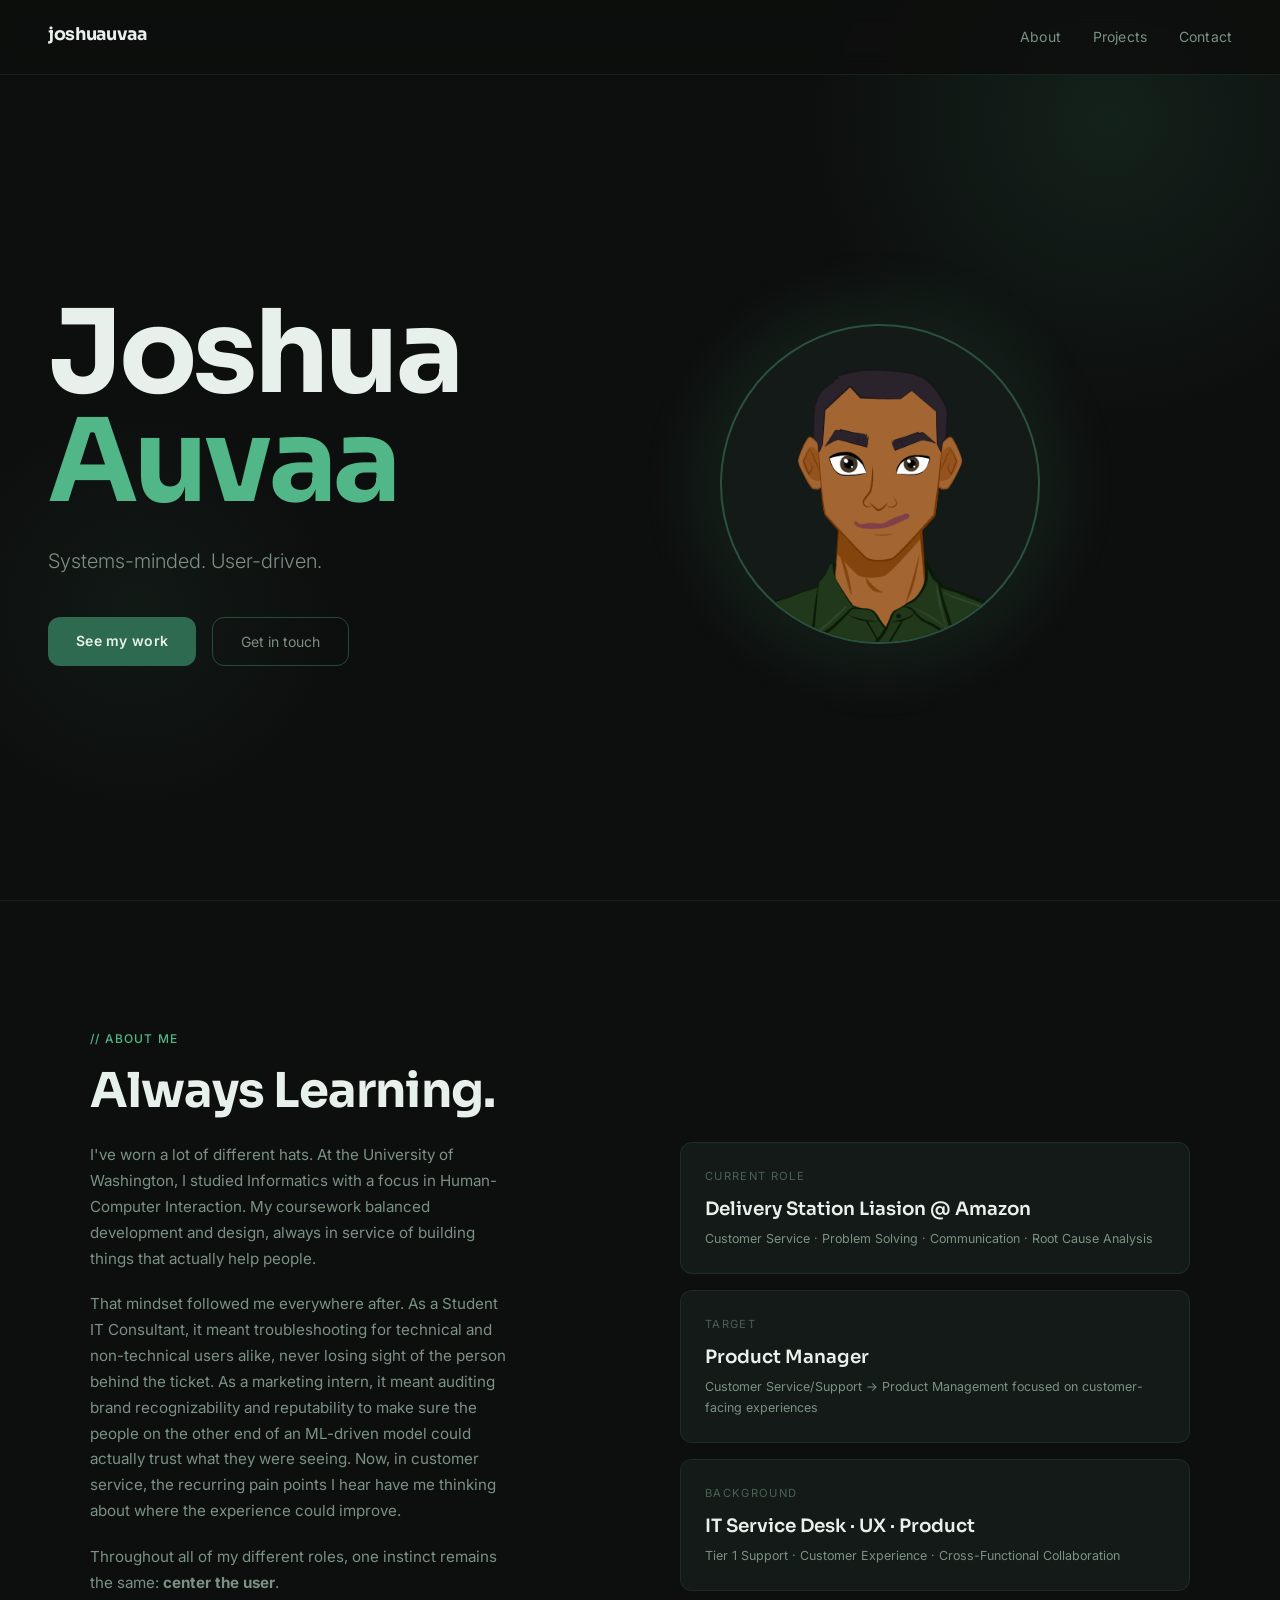
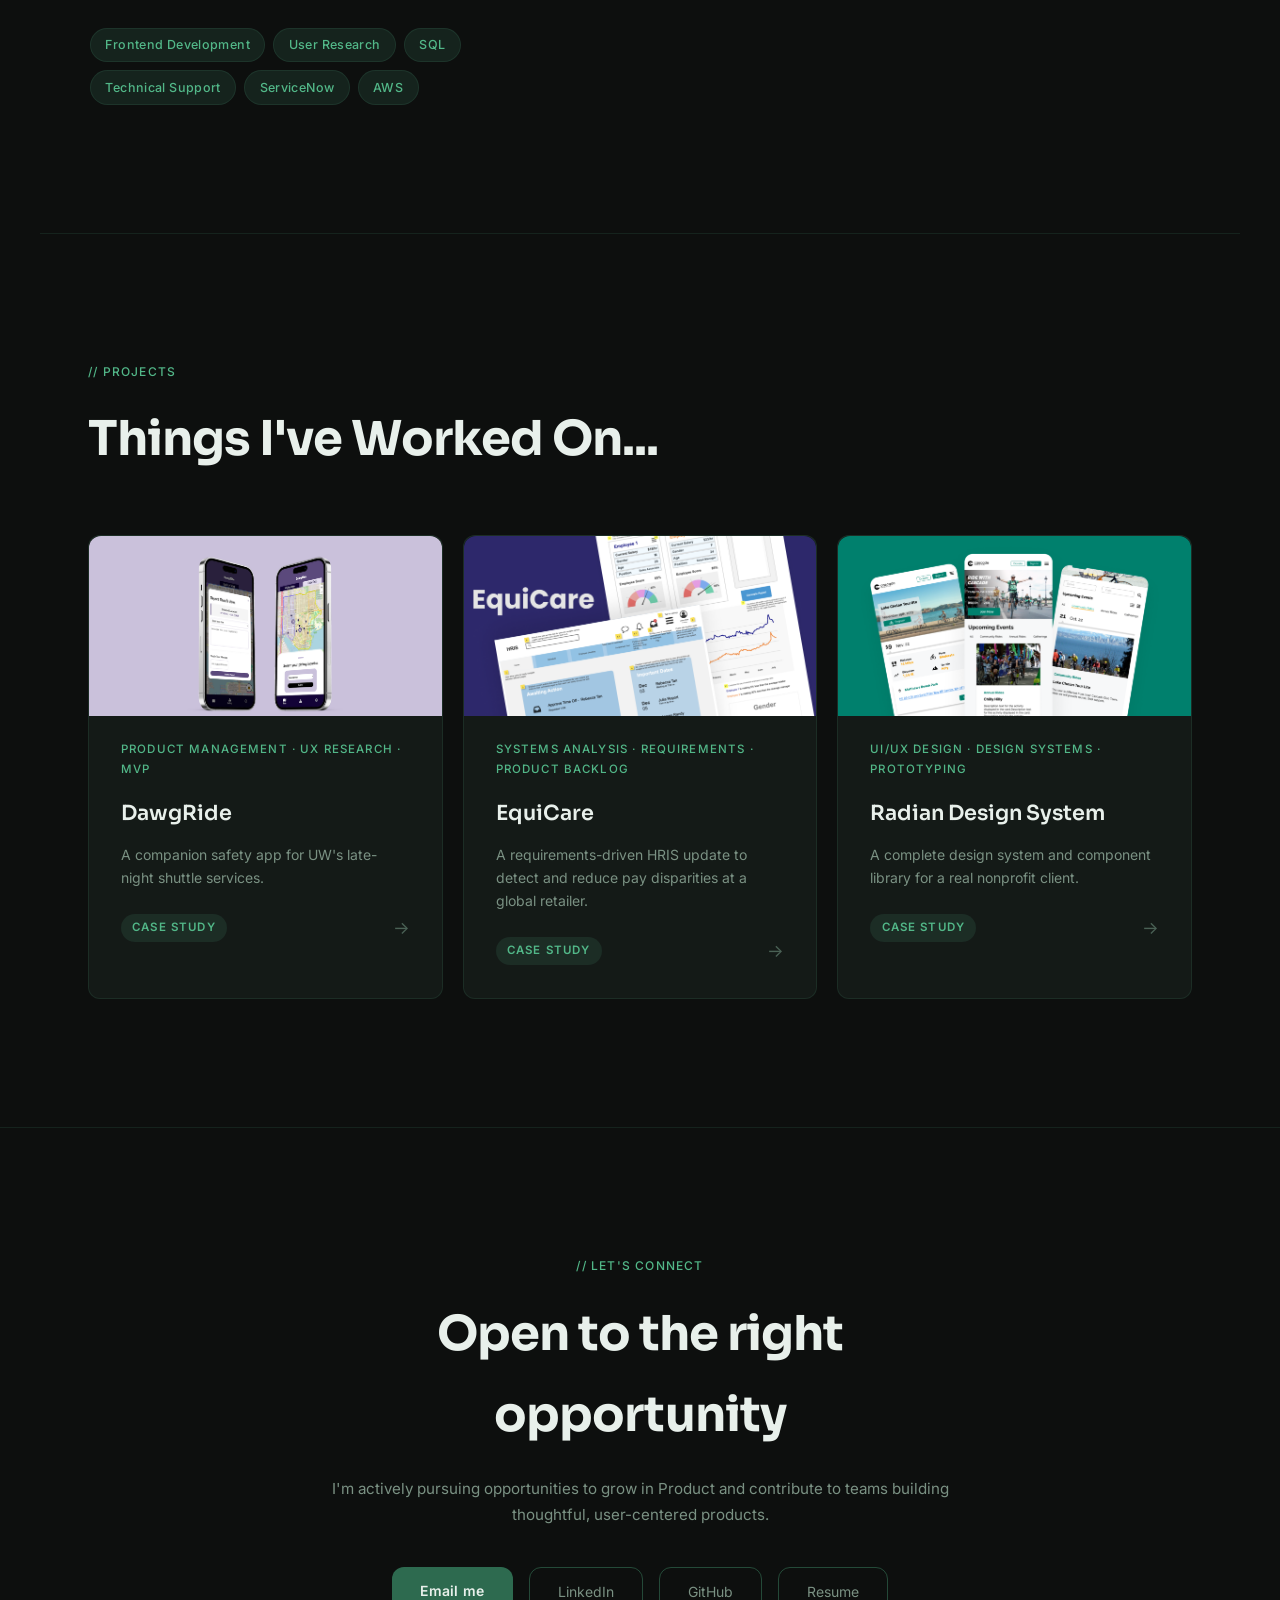
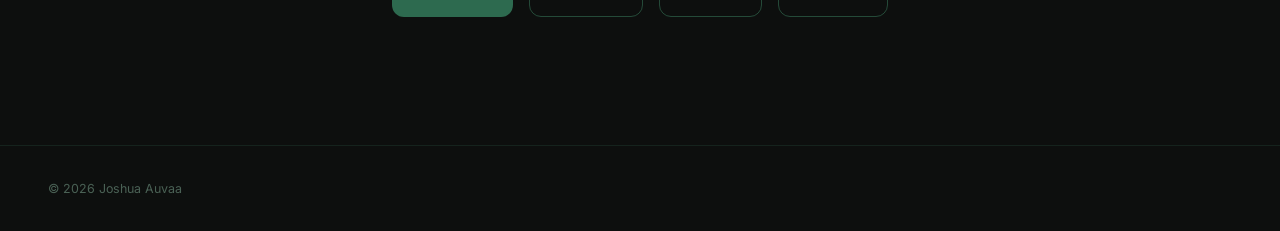
<file: index.html>
<!DOCTYPE html>
<html lang="en">

<head>
  <meta charset="UTF-8" />
  <meta name="viewport" content="width=device-width, initial-scale=1.0" />
  <title>Joshua Auvaa | Portfolio</title>
  <link rel="preconnect" href="https://fonts.googleapis.com">
  <link rel="preconnect" href="https://fonts.gstatic.com" crossorigin>
  <link
    href="https://fonts.googleapis.com/css2?family=Sora:wght@300;400;600;700&family=Inter:wght@300;400;500&display=swap"
    rel="stylesheet">
  <link rel="stylesheet" href="style.css" />
  <link rel="icon" type="image/svg+xml" href="assets/favicon.svg">
  <link rel="icon" type="image/png" sizes="32x32" href="assets/favicon-32.png">
  <link rel="icon" type="image/png" sizes="16x16" href="assets/favicon-16.png">
</head>

<body>

  <!-- NAV -->
  <nav class="nav">
    <span class="nav-logo">joshuauvaa</span>
    <div class="nav-links">
      <a href="#about">About</a>
      <a href="#projects">Projects</a>
      <a href="#contact">Contact</a>
    </div>
  </nav>

  <!-- HERO -->
  <section class="hero">
    <div class="hero-inner">
      <!-- <div class="hero-eyebrow fade-up">Making products easier to use, and easier to build.</div> -->
      <h1 class="hero-name fade-up delay-1">Joshua <span class="last">Auvaa</span></h1>
      <p class="hero-tagline fade-up delay-2">
        Systems-minded. User-driven.
      </p>
      <div class="hero-cta fade-up delay-3">
        <a href="#projects" class="btn-primary">See my work</a>
        <a href="#contact" class="btn-ghost">Get in touch</a>
      </div>
    </div>
    <div class="hero-avatar fade-up delay-2">
      <div class="hero-avatar-glow"></div>
      <img src="assets/avatar.png" alt="Illustrated avatar of Josh waving" />
    </div>
    <div class="hero-scroll-hint fade-up delay-4">
      <!-- <span>scroll</span>
      <div class="scroll-line"></div> -->
    </div>
  </section>

  <!-- ABOUT -->
  <section class="about reveal" id="about">
    <div class="about-grid">
      <div class="about-text">
        <div class="section-eyebrow">// about me</div>
        <h2>Always Learning.</h2>
        <p>
          I've worn a lot of different hats. At the University of Washington, I studied Informatics with a focus in
          Human-Computer Interaction. My coursework balanced development and design, always in service of building
          things that actually help people.
        <p>
          That mindset followed me everywhere after. As a Student IT Consultant, it meant troubleshooting for technical
          and non-technical users alike, never losing sight of the person behind the ticket. As a marketing intern, it
          meant auditing brand recognizability and reputability to make sure the people on the other end of an ML-driven
          model could actually trust what they were seeing. Now, in customer service, the recurring pain points I hear
          have me thinking about where the experience could improve.
        </p>
        <p>
          Throughout all of my different roles, one instinct remains the same: <strong>center the user</strong>.
        </p>
        <div class="about-pills">
          <span class="pill">Frontend Development</span>
          <span class="pill">User Research</span>
          <span class="pill">SQL</span>
          <span class="pill">Technical Support</span>
          <span class="pill">ServiceNow</span>
          <span class="pill">AWS</span>
        </div>
      </div>
      <div class="about-visual">
        <div class="about-card">
          <div class="about-card-label">Current Role</div>
          <div class="about-card-value">Delivery Station Liasion @ Amazon</div>
          <div class="about-card-sub">Customer Service · Problem Solving · Communication · Root Cause Analysis</div>
        </div>
        <div class="about-card">
          <div class="about-card-label">Target</div>
          <div class="about-card-value">Product Manager</div>
          <div class="about-card-sub">Customer Service/Support → Product Management focused on customer-facing
            experiences</div>
        </div>
        <div class="about-card">
          <div class="about-card-label">Background</div>
          <div class="about-card-value">IT Service Desk · UX · Product</div>
          <div class="about-card-sub">Tier 1 Support · Customer Experience · Cross-Functional Collaboration</div>
        </div>
      </div>
    </div>
  </section>

  <!-- PROJECTS -->
  <section class="projects-section reveal" id="projects">
    <div class="section-eyebrow">// projects</div>
    <h2 class="projects-heading">Things I've Worked On...</h2>

    <div class="projects-grid">

      <!-- <a href="projects/cloud-resume.html" class="project-card reveal-card">
        <div class="card-tag">AWS · S3 · CloudFront · Lambda · DynamoDB</div>
        <h3>Cloud Resume Challenge</h3>
        <p>A fully serverless resume site with an API-driven visitor counter — deployed on AWS using IaC and CI/CD.
          Built to prove cloud skills end-to-end.</p>
        <div class="card-footer">
          <span class="card-status live">Live</span>
          <span class="card-arrow">→</span>
        </div>
      </a> -->

      <a href="projects/dawgride.html" class="project-card reveal-card">
        <div class="card-thumbnail">
          <img src="assets/dawgride/dawgride-tn.png" alt="DawgRide thumbnail" />
        </div>
        <div class="card-tag">Product Management · UX Research · MVP</div>
        <h3>DawgRide</h3>
        <p>A companion safety app for UW's late-night shuttle services.</p>
        <div class="card-footer">
          <span class="card-status live">Case Study</span>
          <span class="card-arrow">→</span>
        </div>
      </a>

      <a href="projects/equicare.html" class="project-card reveal-card">
        <div class="card-thumbnail">
          <img src="assets/equicare/EquiCare.png" alt="EquiCare thumbnail" />
        </div>
        <div class="card-tag">Systems Analysis · Requirements · Product Backlog</div>
        <h3>EquiCare</h3>
        <p>A requirements-driven HRIS update to detect and reduce pay disparities at a global
          retailer.</p>
        <div class="card-footer">
          <span class="card-status live">Case Study</span>
          <span class="card-arrow">→</span>
        </div>
      </a>

      <!-- <a href="projects/flickr-act.html
      " class="project-card reveal-card">
        <div class="card-tag">Research & Strategy · Equity · Sponsor: Flickr Foundation</div>
        <h3>The Flickr A.C.T.</h3>
        <p>A capstone research project examining who gets represented in the Flickr Commons —
          and a pivot from a verification framework to an in-person retreat model that lowers
          the barrier to entry for underrepresented communities.</p>
        <div class="card-footer">
          <span class="card-status live">Case Study</span>
          <span class="card-arrow">→</span>
        </div>
      </a> -->

      <a href="projects/radian.html" class="project-card reveal-card">
        <div class="card-thumbnail">
          <img src="assets/radian/Radian.png" alt="Radian thumbnail" />
        </div>
        <div class="card-tag">UI/UX Design · Design Systems · Prototyping</div>
        <h3>Radian Design System</h3>
        <p>A complete design system and component library for a real nonprofit client.</p>
        <div class="card-footer">
          <span class="card-status live">Case Study</span>
          <span class="card-arrow">→</span>
        </div>
      </a>

    </div>
  </section>

  <!-- CONTACT -->
  <section class="contact-section reveal" id="contact">
    <div class="contact-inner">
      <div class="section-eyebrow">// let's connect</div>
      <h2>Open to the right opportunity</h2>
      <p>I'm actively pursuing opportunities to grow in Product and contribute to teams building thoughtful,
        user-centered products.</p>
      <div class="contact-links">
        <a href="mailto:joshauvaa5@gmail.com" class="btn-primary">Email me</a>
        <a href="https://linkedin.com/in/joshua-auvaa" target="_blank" class="btn-ghost">LinkedIn</a>
        <a href="https://github.com/joshauvaa" target="_blank" class="btn-ghost">GitHub</a>
        <a href="assets/JoshuaAuvaa-Resume.pdf" target="_blank" class="btn-ghost">Resume</a>
      </div>
    </div>
  </section>

  <!-- FOOTER -->
  <footer class="footer">
    <span>© 2026 Joshua Auvaa</span>
  </footer>

  <script src="main.js"></script>
</body>

</html>
</file>
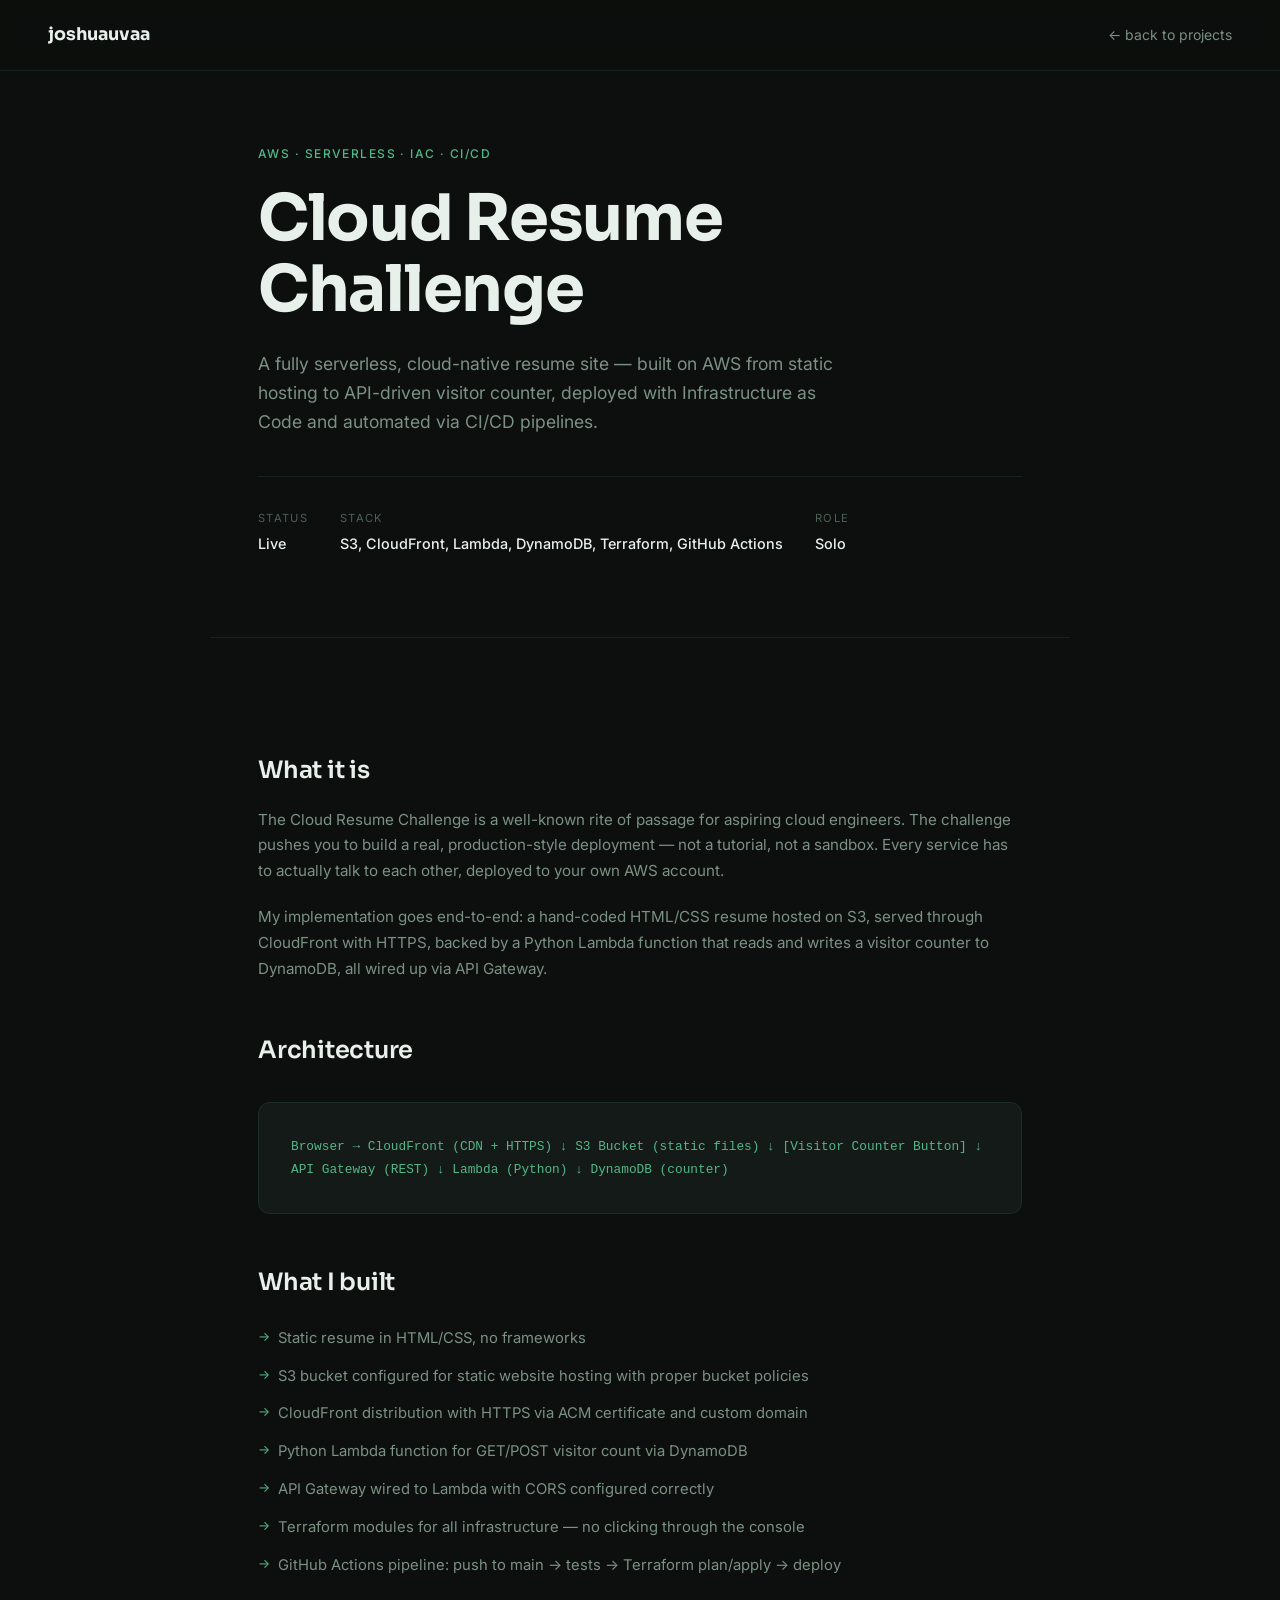
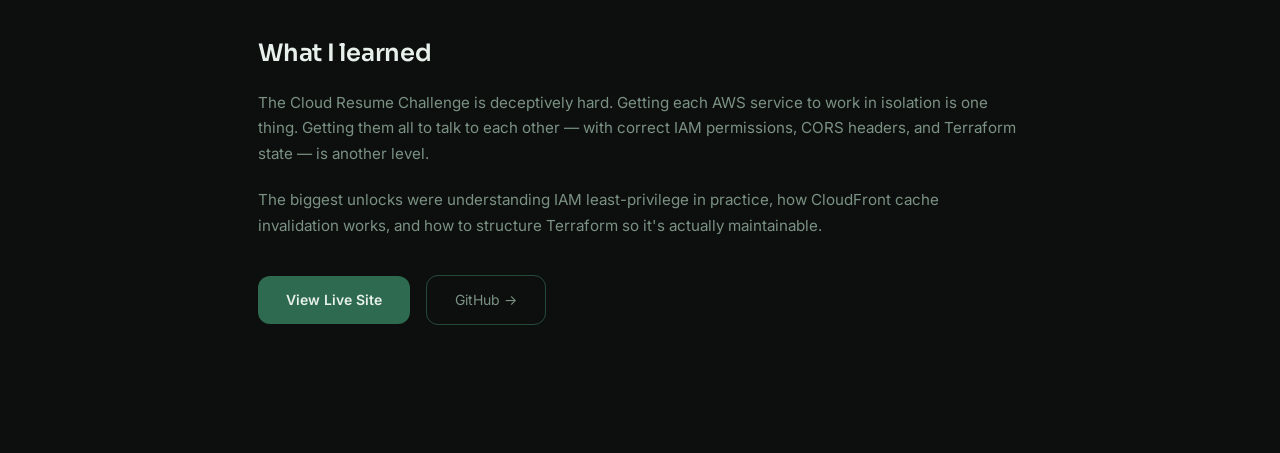
<file: projects/cloud-resume.html>
<!DOCTYPE html>
<html lang="en">
<head>
  <meta charset="UTF-8" />
  <meta name="viewport" content="width=device-width, initial-scale=1.0" />
  <title>Cloud Resume Challenge | Josh</title>
  <link rel="icon" type="image/svg+xml" href="../assets/favicon.svg">
  <link rel="icon" type="image/png" sizes="32x32" href="../assets/favicon-32.png">
  <link rel="stylesheet" href="project.css" />
</head>
<body>
  <nav class="nav">
    <a href="../index.html" class="nav-logo">joshuauvaa</a>
    <a href="../index.html#projects" class="nav-back">← back to projects</a>
  </nav>

  <div class="project-hero">
    <div class="project-tag">AWS · Serverless · IaC · CI/CD</div>
    <h1>Cloud Resume Challenge</h1>
    <p class="lead">
      A fully serverless, cloud-native resume site — built on AWS from static hosting
      to API-driven visitor counter, deployed with Infrastructure as Code and automated
      via CI/CD pipelines.
    </p>
    <div class="project-meta">
      <div class="meta-item">
        <span class="meta-label">Status</span>
        <span class="meta-value">Live</span>
      </div>
      <div class="meta-item">
        <span class="meta-label">Stack</span>
        <span class="meta-value">S3, CloudFront, Lambda, DynamoDB, Terraform, GitHub Actions</span>
      </div>
      <div class="meta-item">
        <span class="meta-label">Role</span>
        <span class="meta-value">Solo</span>
      </div>
    </div>
  </div>

  <div class="project-body">
    <h2>What it is</h2>
    <p>
      The Cloud Resume Challenge is a well-known rite of passage for aspiring cloud engineers.
      The challenge pushes you to build a real, production-style deployment — not a tutorial, not
      a sandbox. Every service has to actually talk to each other, deployed to your own AWS account.
    </p>
    <p>
      My implementation goes end-to-end: a hand-coded HTML/CSS resume hosted on S3, served through
      CloudFront with HTTPS, backed by a Python Lambda function that reads and writes a visitor counter
      to DynamoDB, all wired up via API Gateway.
    </p>

    <h2>Architecture</h2>
    <div class="arch-diagram">
Browser → CloudFront (CDN + HTTPS)
              ↓
           S3 Bucket (static files)
              ↓
    [Visitor Counter Button]
              ↓
       API Gateway (REST)
              ↓
       Lambda (Python)
              ↓
        DynamoDB (counter)
    </div>

    <h2>What I built</h2>
    <ul>
      <li>Static resume in HTML/CSS, no frameworks</li>
      <li>S3 bucket configured for static website hosting with proper bucket policies</li>
      <li>CloudFront distribution with HTTPS via ACM certificate and custom domain</li>
      <li>Python Lambda function for GET/POST visitor count via DynamoDB</li>
      <li>API Gateway wired to Lambda with CORS configured correctly</li>
      <li>Terraform modules for all infrastructure — no clicking through the console</li>
      <li>GitHub Actions pipeline: push to main → tests → Terraform plan/apply → deploy</li>
    </ul>

    <h2>What I learned</h2>
    <p>
      The Cloud Resume Challenge is deceptively hard. Getting each AWS service to work in isolation
      is one thing. Getting them all to talk to each other — with correct IAM permissions, CORS headers,
      and Terraform state — is another level.
    </p>
    <p>
      The biggest unlocks were understanding IAM least-privilege in practice, how CloudFront cache
      invalidation works, and how to structure Terraform so it's actually maintainable.
    </p>

    <a href="#" class="btn-primary">View Live Site</a>
    <a href="https://github.com/joshauvaa/cloud-resume-challenge" target="_blank" class="btn-ghost">GitHub →</a>
  </div>
</body>
</html>
</file>
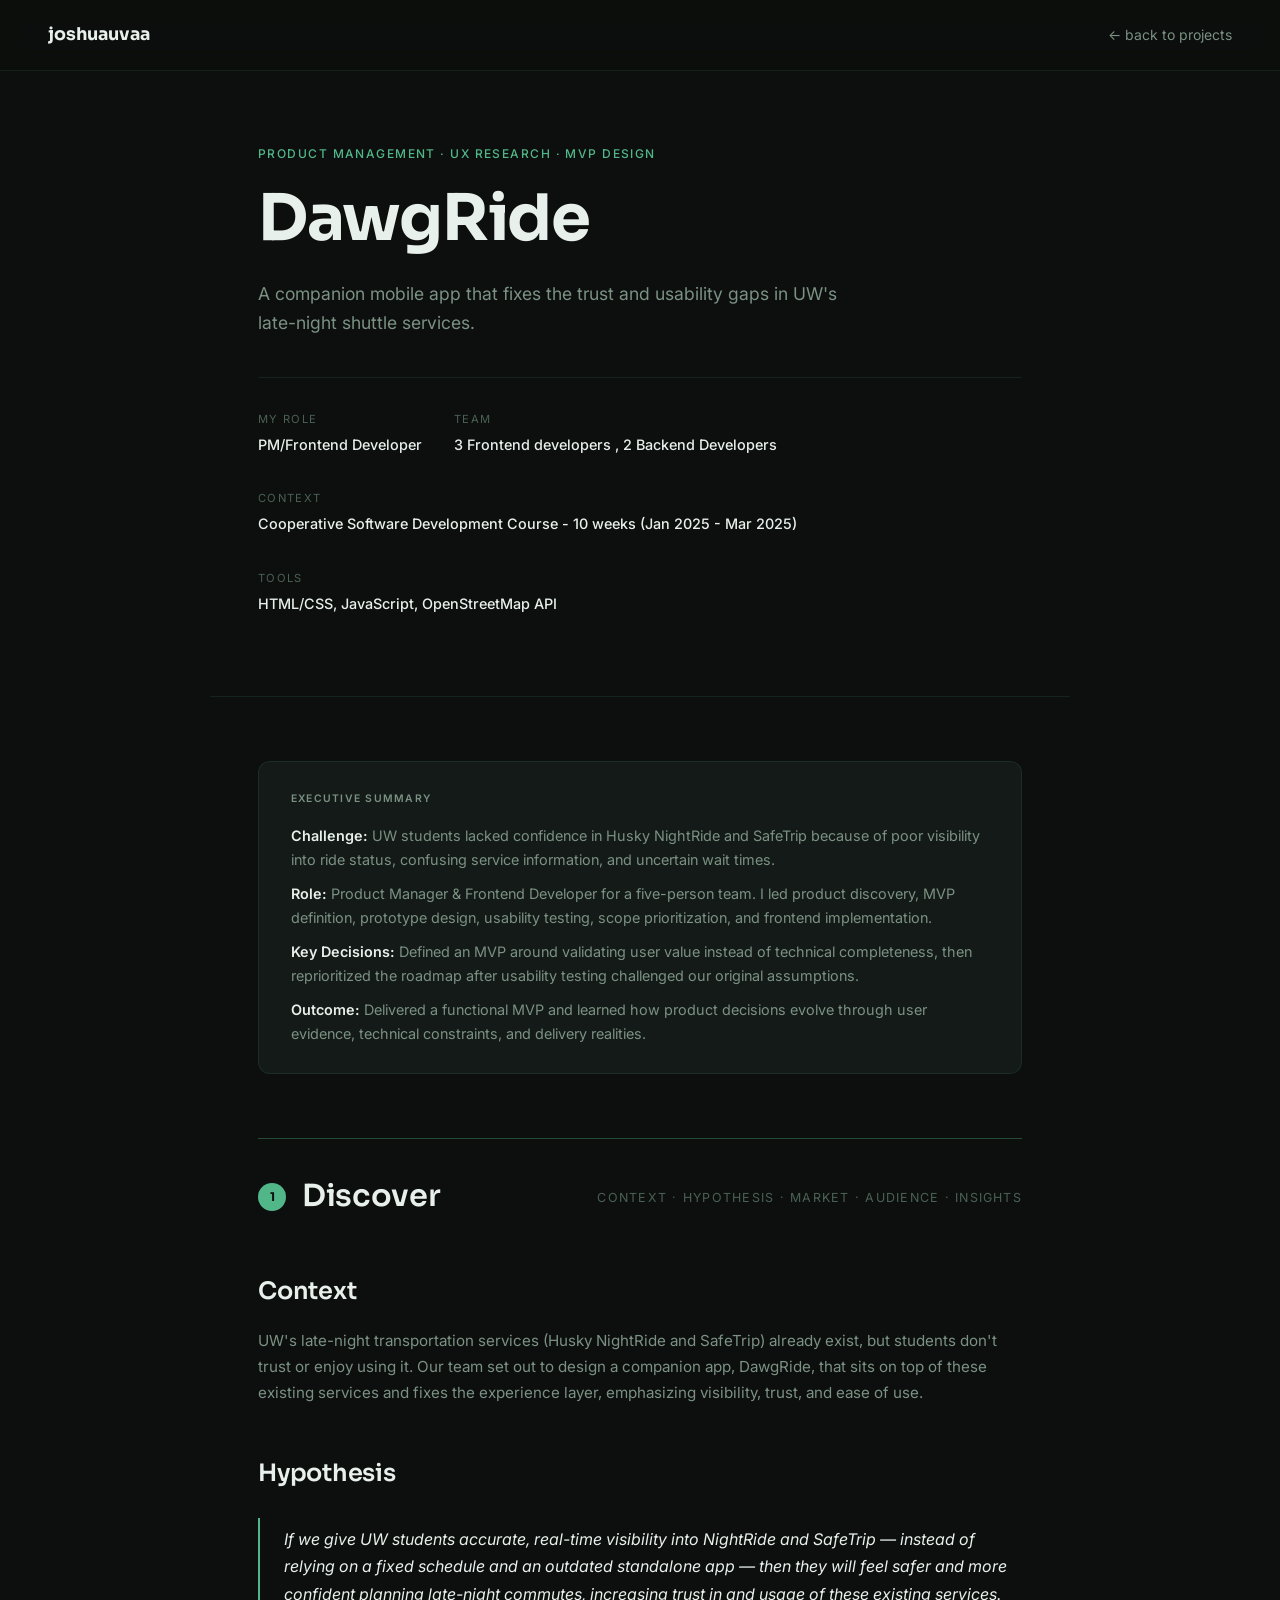
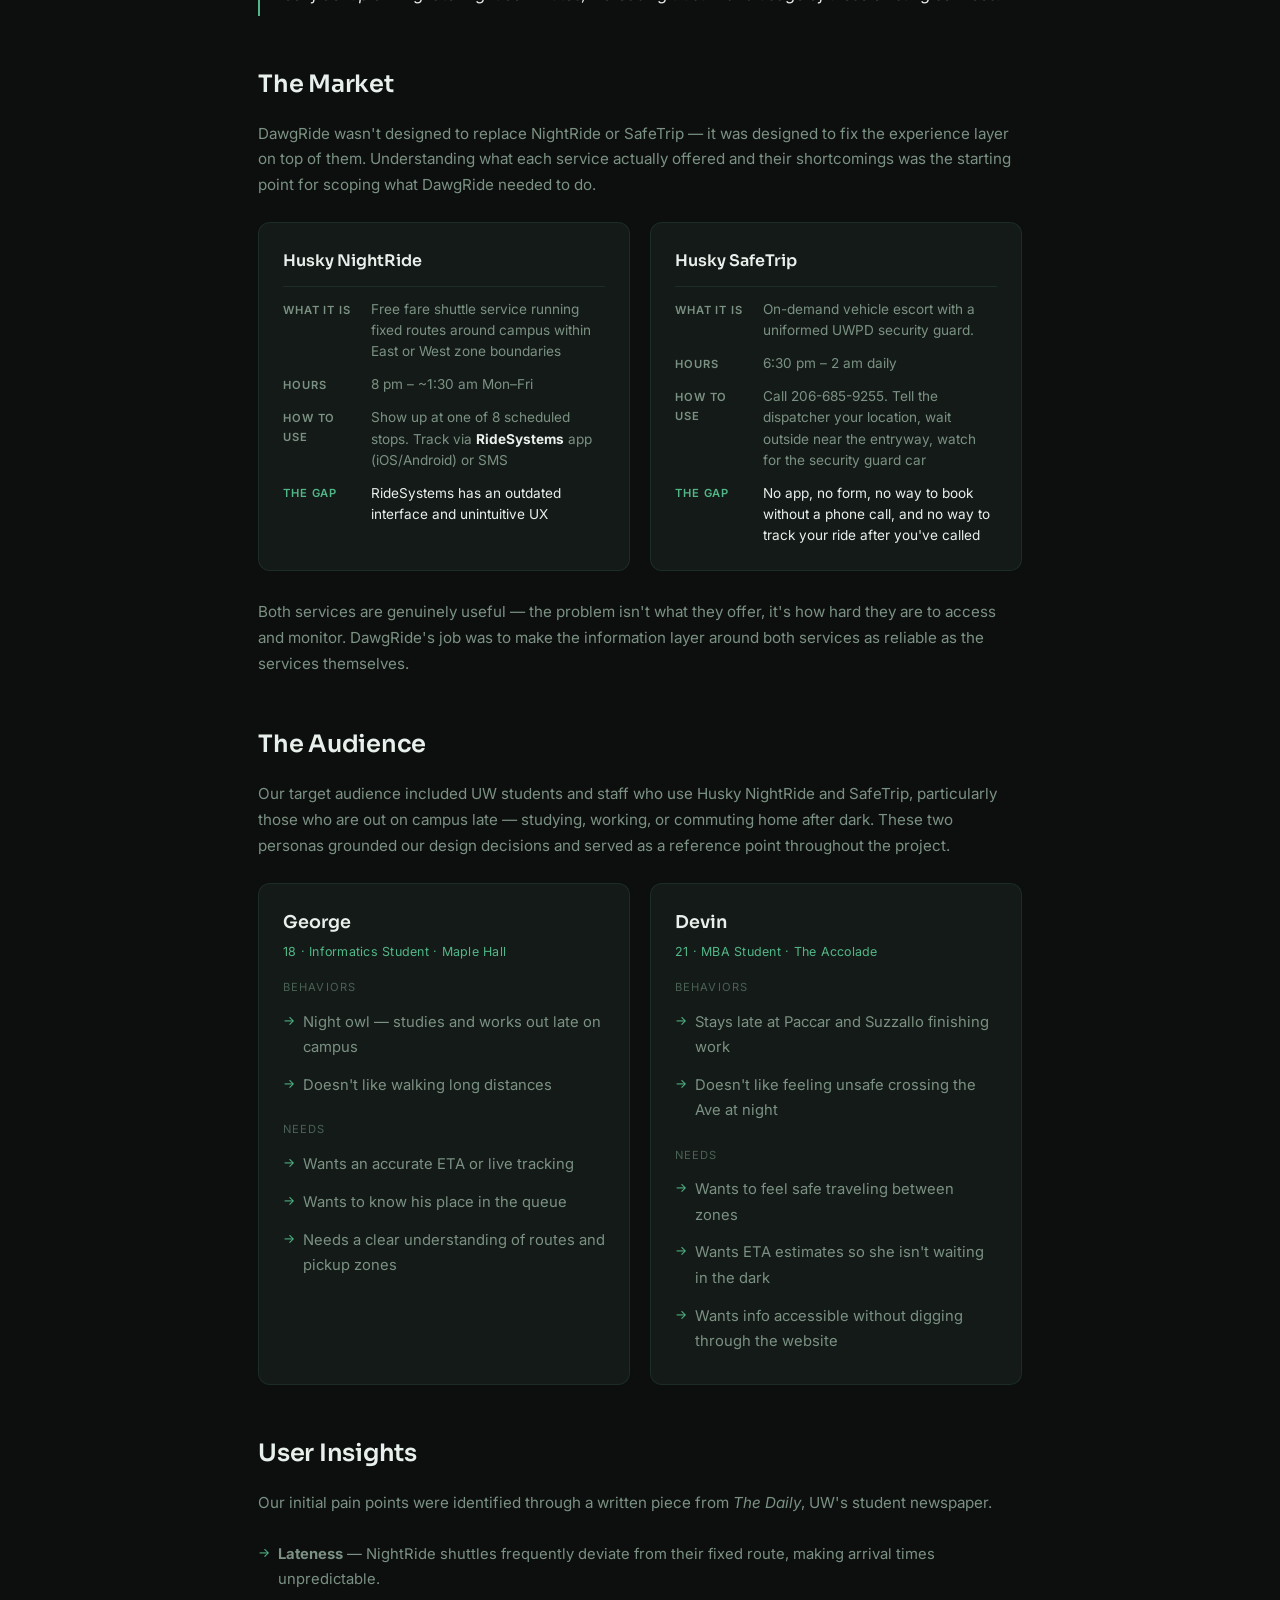
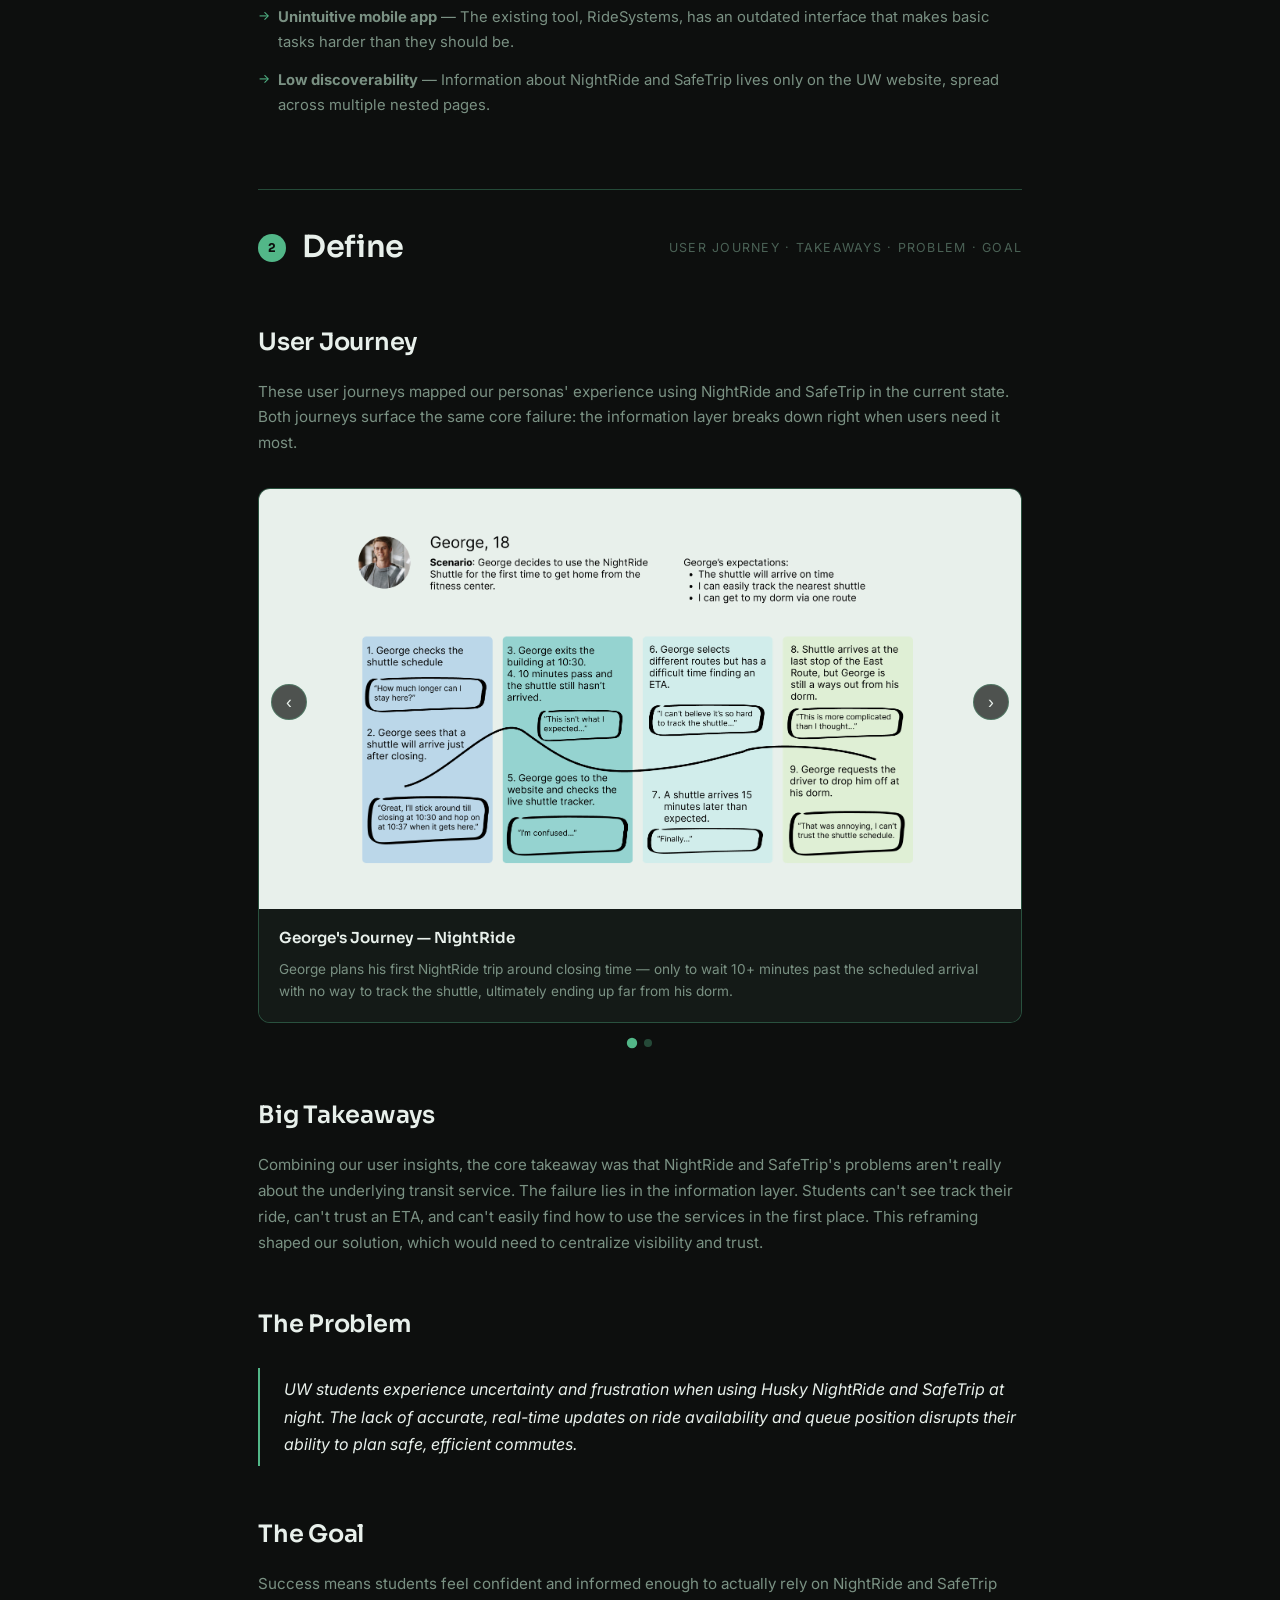
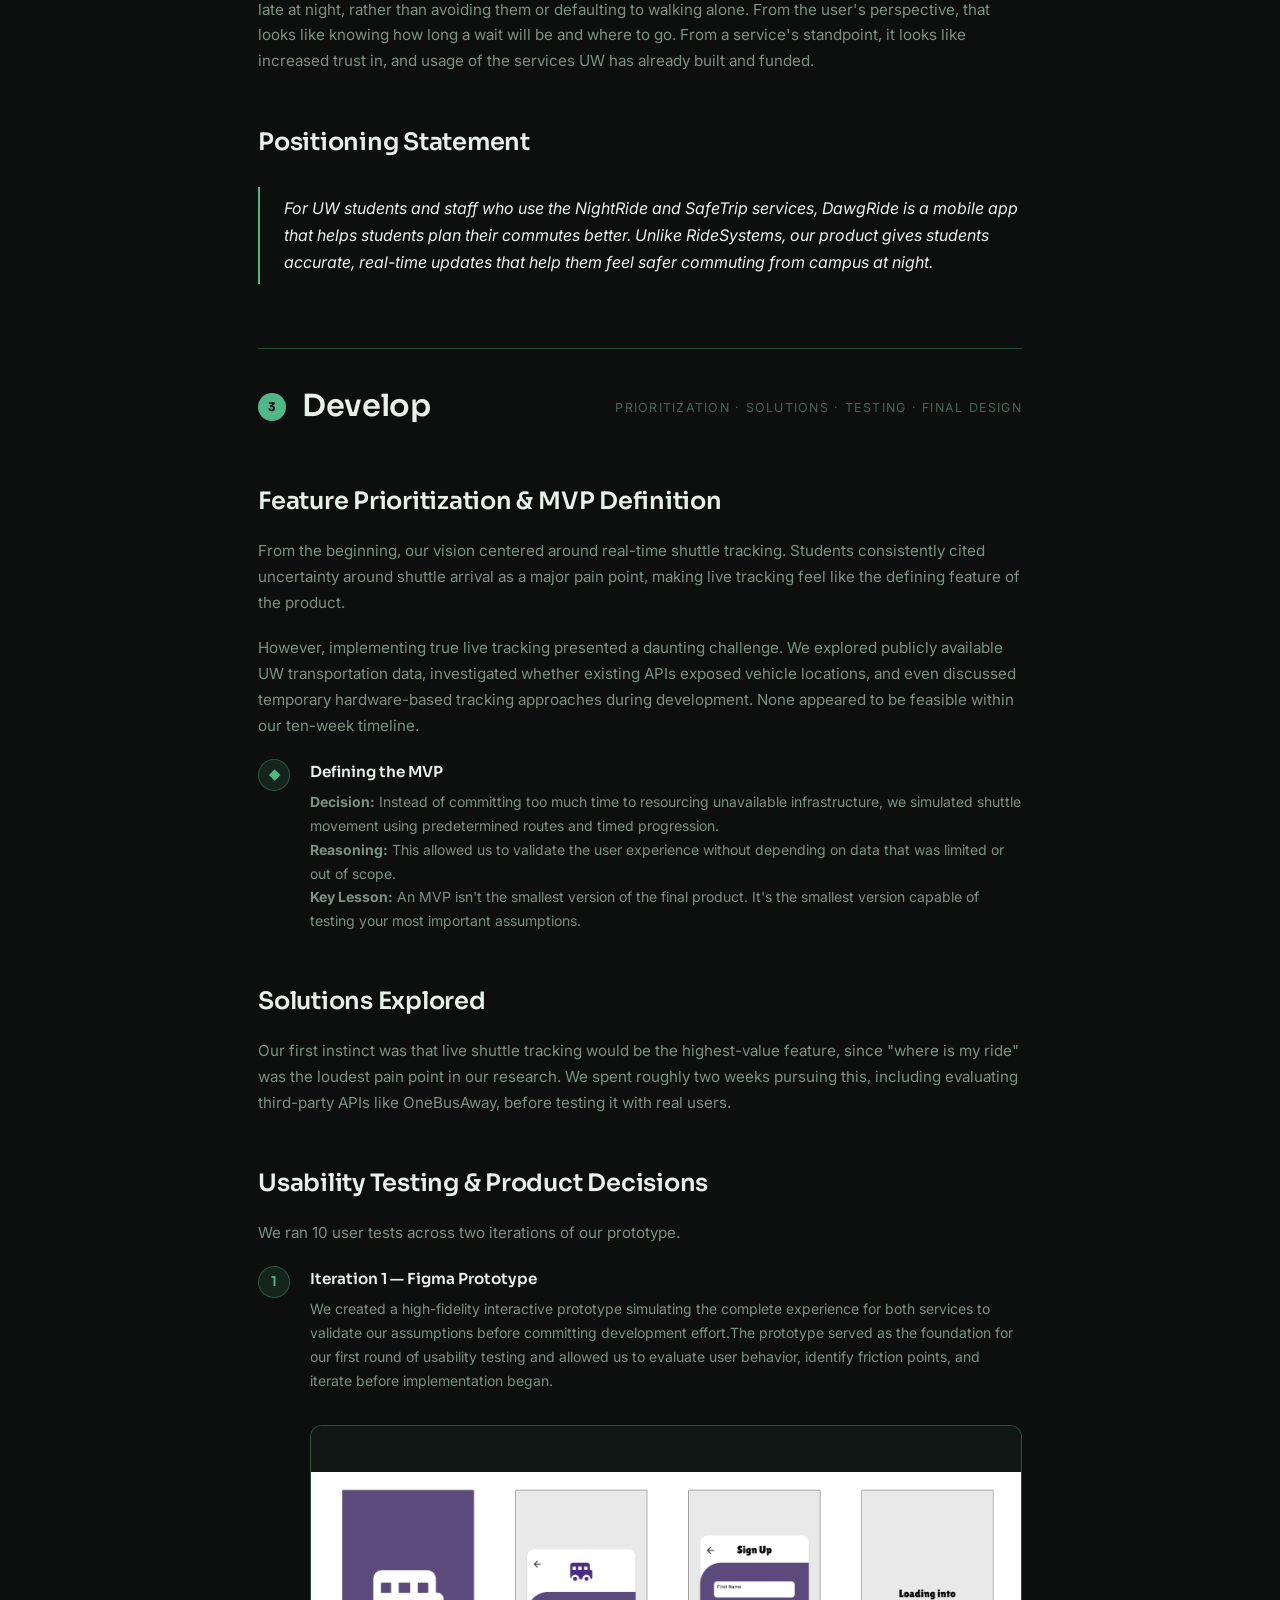
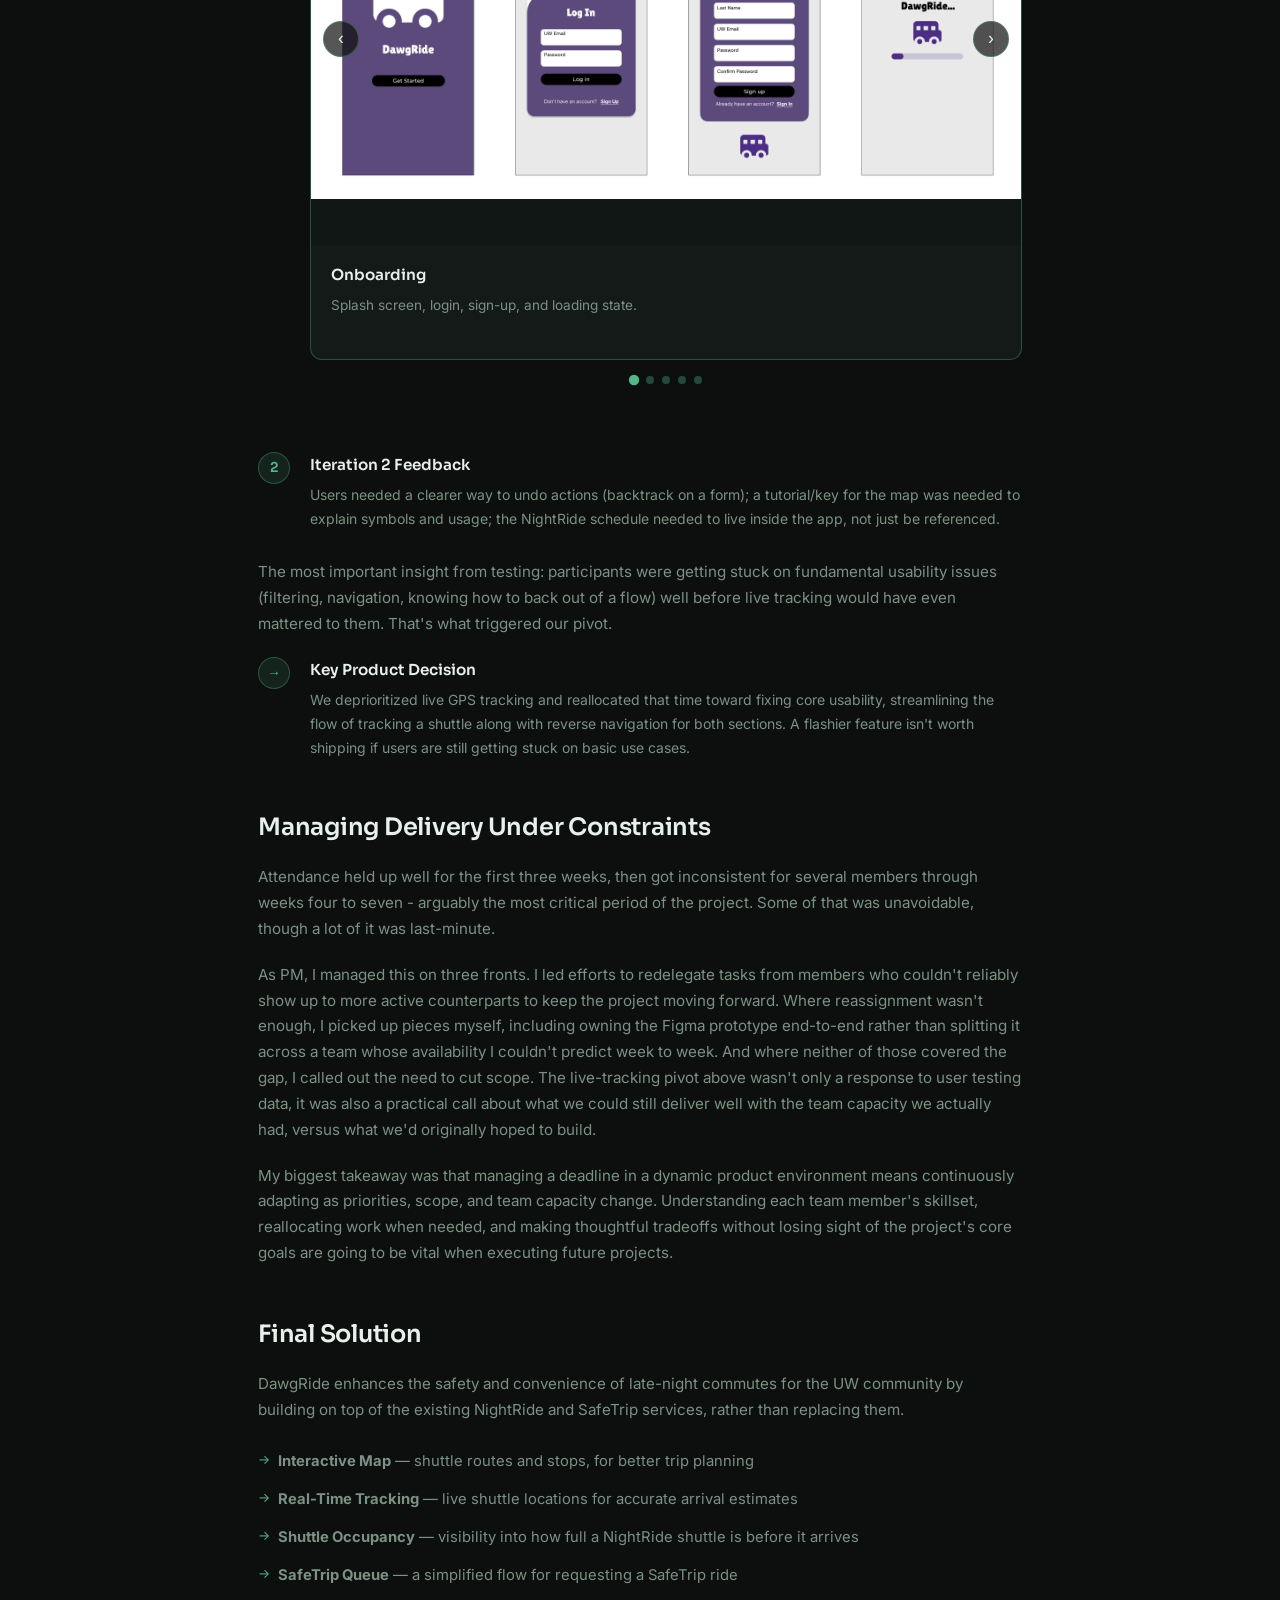
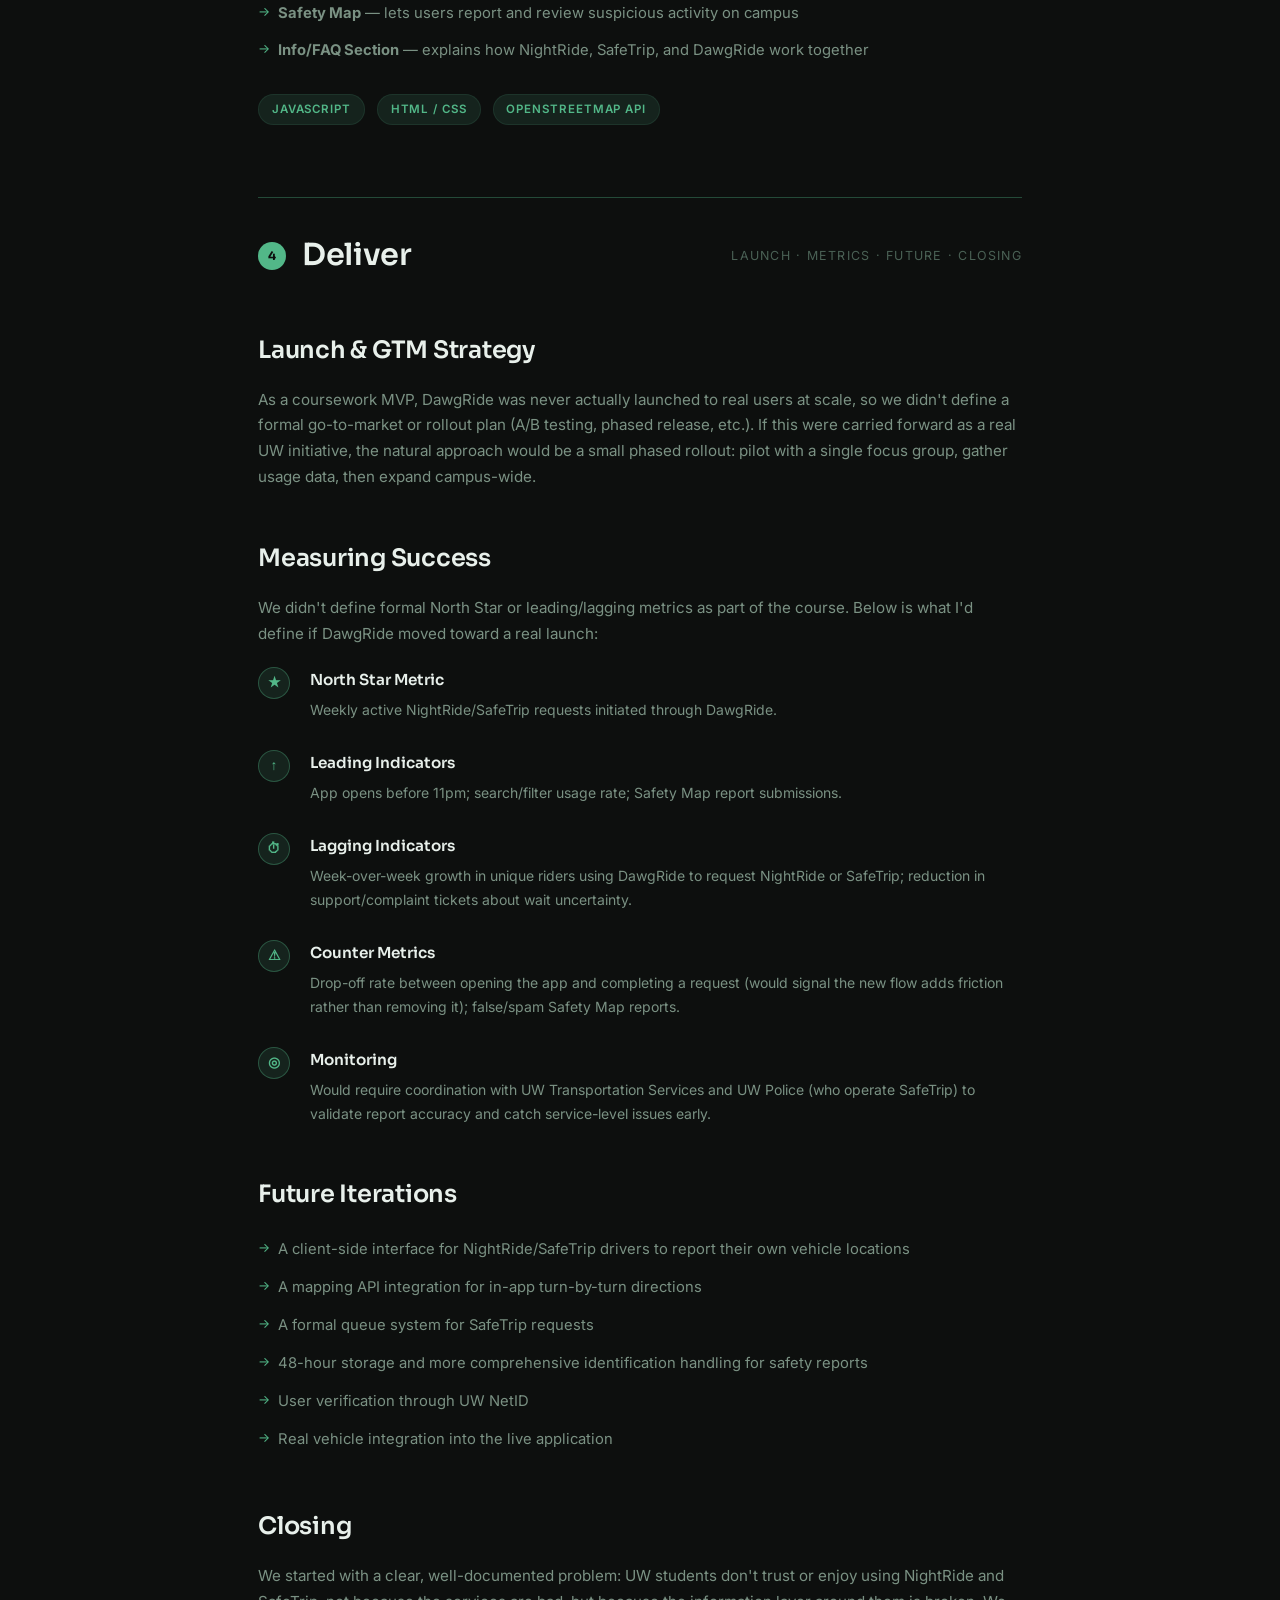
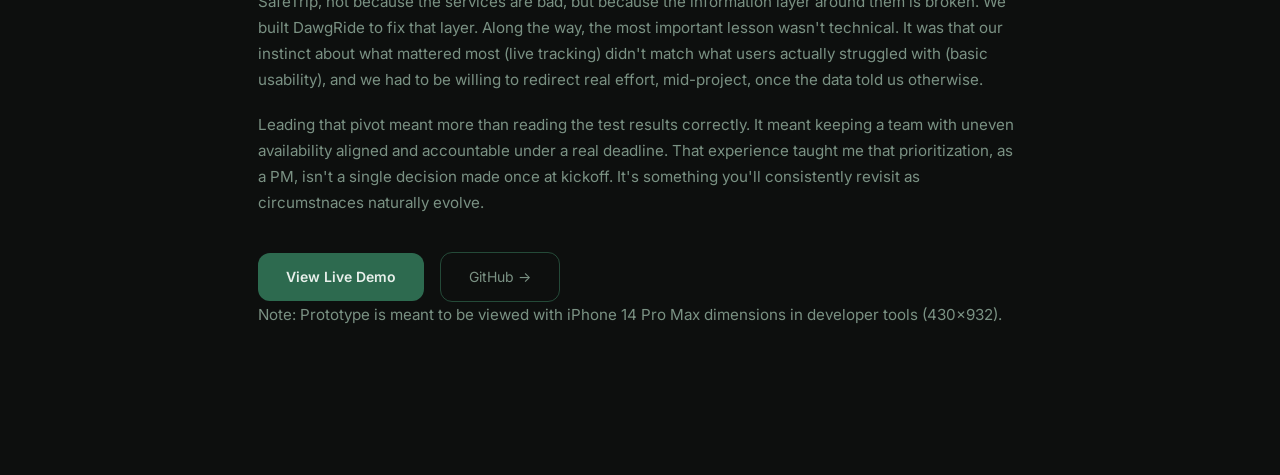
<file: projects/dawgride.html>
<!DOCTYPE html>
<html lang="en">

<head>
  <meta charset="UTF-8" />
  <meta name="viewport" content="width=device-width, initial-scale=1.0" />
  <title>DawgRide | Josh</title>
  <link rel="icon" type="image/svg+xml" href="../assets/favicon.svg">
  <link rel="icon" type="image/png" sizes="32x32" href="../assets/favicon-32.png">
  <link rel="stylesheet" href="project.css" />
</head>

<body>
  <nav class="nav">
    <a href="../index.html" class="nav-logo">joshuauvaa</a>
    <a href="../index.html#projects" class="nav-back">← back to projects</a>
  </nav>

  <div class="project-hero">
    <div class="project-tag">Product Management · UX Research · MVP Design</div>
    <h1>DawgRide</h1>
    <p class="lead">
      A companion mobile app that fixes the trust and usability gaps in UW's late-night
      shuttle services.
    </p>
    <div class="project-meta">
      <div class="meta-item">
        <span class="meta-label">My Role</span>
        <span class="meta-value">PM/Frontend Developer</span>
      </div>
      <div class="meta-item">
        <span class="meta-label">Team</span>
        <span class="meta-value">3 Frontend developers
          , 2 Backend Developers</span>
      </div>
      <div class="meta-item">
        <span class="meta-label">Context</span>
        <span class="meta-value">Cooperative Software Development Course - 10 weeks (Jan 2025 - Mar 2025)</span>
      </div>
      <div class="meta-item">
        <span class="meta-label">Tools</span>
        <span class="meta-value"> HTML/CSS, JavaScript, OpenStreetMap API</span>
      </div>
    </div>
  </div>

  <div class="project-body">

    <section class="exec-summary">
      <span class="exec-summary-label">Executive Summary</span>
      <p><strong>Challenge:</strong> UW students lacked confidence in Husky NightRide and SafeTrip because of poor
        visibility into ride status, confusing service information, and uncertain wait times.</p>
      <p><strong>Role:</strong> Product Manager &amp; Frontend Developer for a five-person team. I led product discovery,
        MVP definition, prototype design, usability testing, scope prioritization, and frontend implementation.</p>
      <p><strong>Key Decisions:</strong> Defined an MVP around validating user value instead of technical completeness,
        then reprioritized the roadmap after usability testing challenged our original assumptions.</p>
      <p><strong>Outcome:</strong> Delivered a functional MVP and learned how product decisions evolve through user
        evidence, technical constraints, and delivery realities.</p>
    </section>

    <!-- ============ PHASE 1: DISCOVER ============ -->
    <div class="phase-divider">
      <div class="phase-divider-num">1</div>
      <h2>Discover</h2>
      <span class="phase-divider-sub">Context · Hypothesis · Market · Audience · Insights</span>
    </div>

    <h2>Context</h2>
    <p>
      UW's late-night transportation services (Husky NightRide and SafeTrip) already exist,
      but students don't trust or enjoy using it. Our team set out to design a companion app,
      DawgRide, that sits on top of these existing services and fixes the experience layer, emphasizing
      visibility, trust, and ease of use.
    </p>

    <h2>Hypothesis</h2>
    <div class="quote-block">
      If we give UW students accurate, real-time visibility into NightRide and SafeTrip — instead
      of relying on a fixed schedule and an outdated standalone app — then they will feel safer
      and more confident planning late-night commutes, increasing trust in and usage of these
      existing services.
    </div>

    <h2>The Market</h2>
    <p>
      DawgRide wasn't designed to replace NightRide or SafeTrip — it was designed to fix the
      experience layer on top of them. Understanding what each service actually offered and their shortcomings was the starting point for scoping what DawgRide needed to do.
    </p>

    <div class="service-comparison">
      <div class="service-card">
        <div class="service-name">Husky NightRide</div>
        <div class="service-row">
          <span class="service-key">What it is</span>
          <span class="service-val">Free fare shuttle service running fixed routes around campus within East or West zone boundaries</span>
        </div>
        <div class="service-row">
          <span class="service-key">Hours</span>
          <span class="service-val">8 pm – ~1:30 am Mon–Fri</span>
        </div>
        <div class="service-row">
          <span class="service-key">How to use</span>
          <span class="service-val">Show up at one of 8 scheduled stops. Track via <strong>RideSystems</strong> app (iOS/Android) or SMS</span>
        </div>
        <div class="service-row service-row--gap">
          <span class="service-key">The gap</span>
          <span class="service-val">RideSystems has an outdated interface and unintuitive UX</span>
        </div>
      </div>

      <div class="service-card">
        <div class="service-name">Husky SafeTrip</div>
        <div class="service-row">
          <span class="service-key">What it is</span>
          <span class="service-val">On-demand vehicle escort with a uniformed UWPD security guard.</span>
        </div>
        <div class="service-row">
          <span class="service-key">Hours</span>
          <span class="service-val">6:30 pm – 2 am daily</span>
        </div>
        <div class="service-row">
          <span class="service-key">How to use</span>
          <span class="service-val">Call 206-685-9255. Tell the dispatcher your location, wait outside near the entryway, watch for the security guard car</span>
        </div>
        <div class="service-row service-row--gap">
          <span class="service-key">The gap</span>
          <span class="service-val">No app, no form, no way to book without a phone call, and no way to track your ride after you've called</span>
        </div>
      </div>
    </div>

    <p>
      Both services are genuinely useful — the problem isn't what they offer, it's how hard they
      are to access and monitor. DawgRide's job was to make the information layer around both
      services as reliable as the services themselves.
    </p>

    <h2>The Audience</h2>
    <p>
      Our target audience included UW students and staff who use Husky NightRide and SafeTrip,
      particularly those who are out on campus late — studying, working, or commuting home after
      dark. These two personas grounded our design decisions and served as a reference point throughout the project.
    </p>

    <div class="persona-grid">
      <div class="persona-card">
        <div class="persona-name">George</div>
        <div class="persona-meta">18 · Informatics Student · Maple Hall</div>
        <div class="persona-section-label">Behaviors</div>
        <ul>
          <li>Night owl — studies and works out late on campus</li>
          <li>Doesn't like walking long distances</li>
        </ul>
        <div class="persona-section-label">Needs</div>
        <ul>
          <li>Wants an accurate ETA or live tracking</li>
          <li>Wants to know his place in the queue</li>
          <li>Needs a clear understanding of routes and pickup zones</li>
        </ul>
      </div>

      <div class="persona-card">
        <div class="persona-name">Devin</div>
        <div class="persona-meta">21 · MBA Student · The Accolade</div>
        <div class="persona-section-label">Behaviors</div>
        <ul>
          <li>Stays late at Paccar and Suzzallo finishing work</li>
          <li>Doesn't like feeling unsafe crossing the Ave at night</li>
        </ul>
        <div class="persona-section-label">Needs</div>
        <ul>
          <li>Wants to feel safe traveling between zones</li>
          <li>Wants ETA estimates so she isn't waiting in the dark</li>
          <li>Wants info accessible without digging through the website</li>
        </ul>
      </div>
    </div>

    <h2>User Insights</h2>
    <p>
      Our initial pain points were identified through a written piece from <em>The Daily</em>, UW's student newspaper.
    </p>
    <ul>
      <li><strong>Lateness</strong> — NightRide shuttles frequently deviate from their fixed route, making arrival times
        unpredictable.</li>
      <li><strong>Unintuitive mobile app</strong> — The existing tool, RideSystems, has an outdated interface that makes
        basic tasks harder than they should be.</li>
      <li><strong>Low discoverability</strong> — Information about NightRide and SafeTrip lives only on the UW website,
        spread across multiple nested pages.</li>
    </ul>
    <!-- ============ PHASE 2: DEFINE ============ -->
    <div class="phase-divider">
      <div class="phase-divider-num">2</div>
      <h2>Define</h2>
      <span class="phase-divider-sub">User Journey · Takeaways · Problem · Goal</span>
    </div>

    <h2>User Journey</h2>
    <p>
      These user journeys mapped our personas' experience using NightRide and SafeTrip in the current state. Both
      journeys surface the same core failure: the information layer
      breaks down right when users need it most.
    </p>

    <div class="carousel" id="uj-carousel">
      <div class="carousel-viewport">
        <div class="carousel-track" id="uj-carousel-track">
          <div class="carousel-slide">
            <img src="../assets/dawgride/george-uj.png" class="light-bg"
              alt="George's user journey map — trying NightRide for the first time" />
            <div class="carousel-slide-label">George's Journey — NightRide</div>
            <div class="carousel-slide-caption">George plans his first NightRide trip around closing time — only to wait
              10+ minutes past the scheduled arrival with no way to track the shuttle, ultimately ending up far from his
              dorm.</div>
          </div>
          <div class="carousel-slide">
            <img src="../assets/dawgride/devin-uj.png" class="light-bg"
              alt="Devin's user journey map — using SafeTrip late at night" />
            <div class="carousel-slide-label">Devin's Journey — SafeTrip</div>
            <div class="carousel-slide-caption">Devin uses SafeTrip after a late study session — navigating a phone
              call, waiting outside alone for 12 minutes with no tracking, and resolving to ask for an ETA next time.
            </div>
          </div>
        </div>
        <button class="carousel-arrow prev" onclick="ujCarouselMove(-1)" aria-label="Previous">‹</button>
        <button class="carousel-arrow next" onclick="ujCarouselMove(1)" aria-label="Next">›</button>
      </div>
      <div class="carousel-dots" id="uj-carousel-dots"></div>
    </div>

    <h2>Big Takeaways</h2>
    <p>
      Combining our user insights, the core takeaway was that NightRide and SafeTrip's problems
      aren't really about the underlying transit service. The failure lies in the information layer. Students can't see
      track their
      ride, can't trust an ETA, and can't easily find how to use the services in the first
      place. This reframing shaped our solution, which would need to centralize visibility and trust.
    </p>

    <h2>The Problem</h2>
    <div class="quote-block">
      UW students experience uncertainty and frustration when using Husky NightRide and SafeTrip
      at night. The lack of accurate, real-time updates on ride availability and queue position
      disrupts their ability to plan safe, efficient commutes.
    </div>

    <h2>The Goal</h2>
    <p>
      Success means students feel confident and informed enough to actually rely on NightRide and
      SafeTrip late at night, rather than avoiding them or defaulting to walking alone. From the
      user's perspective, that looks like knowing how long a wait will be and where to go.
      From a service's standpoint, it looks like increased trust in, and usage of the services UW has
      already built and funded.
    </p>

    <h2>Positioning Statement</h2>
    <div class="quote-block">
      For UW students and staff who use the NightRide and SafeTrip services, DawgRide is a
      mobile app that helps students plan their commutes better. Unlike RideSystems, our product
      gives students accurate, real-time updates that help them feel safer commuting from campus
      at night.
    </div>

    <!-- ============ PHASE 3: DEVELOP ============ -->
    <div class="phase-divider">
      <div class="phase-divider-num">3</div>
      <h2>Develop</h2>
      <span class="phase-divider-sub">Prioritization · Solutions · Testing · Final Design</span>
    </div>

    <h2>Feature Prioritization & MVP Definition</h2>

    <p>From the beginning, our vision centered around real-time shuttle tracking. Students consistently cited
      uncertainty around shuttle arrival as a major pain point, making live tracking feel like the defining feature of
      the product.</p>

    <p>However, implementing true live tracking presented a daunting challenge. We explored publicly available UW
      transportation data, investigated whether existing APIs exposed vehicle locations, and even discussed temporary
      hardware-based tracking approaches during development. None appeared to be feasible within our ten-week timeline.
    </p>

    <div class="process-step">
      <div class="process-step-num">◆</div>
      <div class="process-step-content">
        <h4>Defining the MVP</h4>
        <p><strong>Decision:</strong> Instead of committing too much time to resourcing unavailable infrastructure, we
          simulated shuttle movement using predetermined routes and timed progression.</p>
        <p><strong>Reasoning:</strong> This allowed us to validate the user experience without depending on data that
          was limited or out of scope.</p>
        <p><strong>Key Lesson:</strong> An MVP isn't the smallest version of the final product. It's the smallest
          version capable of testing your most important assumptions.</p>
      </div>
    </div>

    <h2>Solutions Explored</h2>
    <p>
      Our first instinct was that live shuttle tracking would be the highest-value feature, since "where is my ride" was the loudest
      pain point in our research. We spent roughly two weeks pursuing this, including evaluating
      third-party APIs like OneBusAway, before testing it with real users.
    </p>

    <h2>Usability Testing & Product Decisions</h2>
    <p>We ran 10 user tests across two iterations of our prototype.</p>

    <div class="process-step">
      <div class="process-step-num">1</div>
      <div class="process-step-content">
        <h4>Iteration 1 — Figma Prototype</h4>
        <p>
          We created a high-fidelity interactive prototype simulating the complete experience for both services to
          validate our assumptions before committing development effort.The prototype served as the foundation for our
          first round of usability testing and allowed us to evaluate user behavior, identify friction points, and
          iterate before implementation began.
        </p>
        <div class="carousel" id="wireframe-carousel">
          <div class="carousel-viewport">
            <div class="carousel-track" id="wireframe-carousel-track">
              <div class="carousel-slide">
                <img src="../assets/dawgride/loading.png"
                  alt="DawgRide onboarding screens — splash, login, sign up, and loading" />
                <div class="carousel-slide-label">Onboarding</div>
                <div class="carousel-slide-caption">Splash screen, login, sign-up, and loading state.</div>
              </div>
              <div class="carousel-slide">
                <img src="../assets/dawgride/nightride.png"
                  alt="NightRide tab — map view, stop selection, route search, and ETA display" />
                <div class="carousel-slide-label">NightRide</div>
                <div class="carousel-slide-caption">Interactive map with live shuttle positions, stop selector, route
                  search, and an ETA + occupancy card.
                </div>
              </div>
              <div class="carousel-slide">
                <img src="../assets/dawgride/safetrip.png"
                  alt="SafeTrip tab — service area map, student ID verification, queue join flow, and saved locations" />
                <div class="carousel-slide-label">SafeTrip</div>
                <div class="carousel-slide-caption">Service area map, student ID verification, simplified queue-join
                  flow with estimated wait time, and saved drop-off locations.</div>
              </div>
              <div class="carousel-slide">
                <img src="../assets/dawgride/safety-feature.png"
                  alt="Safety tab — report flow with ID verification, incident type selection, detail entry, and map with submitted reports" />
                <div class="carousel-slide-label">Safety Reporting</div>
                <div class="carousel-slide-caption">Full report submission flow.</div>
              </div>
              <div class="carousel-slide">
                <img src="../assets/dawgride/faq.png"
                  alt="FAQ / Info tab — accordion-style NightRide and SafeTrip questions with expandable answers" />
                <div class="carousel-slide-label">FAQ & Info</div>
                <div class="carousel-slide-caption">Accordion FAQ covering both NightRide and SafeTrip.</div>
              </div>
            </div>
            <button class="carousel-arrow prev" onclick="wireframeCarouselMove(-1)" aria-label="Previous">‹</button>
            <button class="carousel-arrow next" onclick="wireframeCarouselMove(1)" aria-label="Next">›</button>
          </div>
          <div class="carousel-dots" id="wireframe-carousel-dots"></div>
        </div>
      </div>
    </div>
    <div class="process-step">
      <div class="process-step-num">2</div>
      <div class="process-step-content">
        <h4>Iteration 2 Feedback</h4>
        <p>
          Users needed a clearer way to undo actions (backtrack on a form); a tutorial/key for
          the map was needed to explain symbols and usage; the NightRide schedule needed to live
          inside the app, not just be referenced.
        </p>
      </div>
    </div>
    <!-- <div class="process-step">
      <div class="process-step-num">3</div>
      <div class="process-step-content">
        <h4>Iteration 3 Feedback</h4>
        <p>
          The Safety tab needed to visibly update with newly submitted reports; color contrast on
          tabs and informational text needed improvement; error messages were needed for
          incorrect form inputs.
        </p>
      </div>
    </div> -->

    <p>
      The most important insight from testing: participants were getting stuck on fundamental
      usability issues (filtering, navigation, knowing how to back out of a flow) well before
      live tracking would have even mattered to them. That's what triggered our pivot.
    </p>

    <div class="process-step">
      <div class="process-step-num">→</div>
      <div class="process-step-content">
        <h4>Key Product Decision</h4>
        <p>
          We deprioritized live GPS tracking and reallocated that time toward fixing core
          usability, streamlining the flow of tracking a shuttle along with reverse navigation
          for both sections. A flashier feature isn't worth shipping if users are still
          getting stuck on basic use cases.
        </p>
      </div>
    </div>

    <h2>Managing Delivery Under Constraints</h2>
    <p>
      Attendance held up well for the first three weeks, then got inconsistent for several
      members through weeks four to seven - arguably the most critical period of the project. Some of that was
      unavoidable, though a lot of it was
      last-minute.
    </p>
    <p>
      As PM, I managed this on three fronts. I led efforts to redelegate tasks from members who couldn't
      reliably show up to more active counterparts to keep the project moving forward. Where reassignment wasn't enough,
      I picked up pieces myself, including owning the
      Figma prototype end-to-end rather than splitting it across a team whose availability I
      couldn't predict week to week. And where neither of those covered the gap, I called out the need to cut scope. The
      live-tracking pivot above wasn't only a response to user testing data, it was also a
      practical call about what we could still deliver well with the team capacity we actually had,
      versus what we'd originally hoped to build.
    </p>
    <p>
      My biggest takeaway was that managing a deadline in a dynamic product environment means
      continuously adapting as priorities, scope, and team capacity change. Understanding each team member's skillset, reallocating work when needed, and making thoughtful tradeoffs without
      losing sight of the project's core goals are going to be vital when executing future projects.
    </p>

    <h2>Final Solution</h2>
    <p>
      DawgRide enhances the safety and convenience of late-night commutes for the UW community
      by building on top of the existing NightRide and SafeTrip services, rather than replacing
      them.
    </p>
    <ul>
      <li><strong>Interactive Map</strong> — shuttle routes and stops, for better trip planning</li>
      <li><strong>Real-Time Tracking</strong> — live shuttle locations for accurate arrival estimates</li>
      <li><strong>Shuttle Occupancy</strong> — visibility into how full a NightRide shuttle is before it arrives</li>
      <li><strong>SafeTrip Queue</strong> — a simplified flow for requesting a SafeTrip ride</li>
      <li><strong>Safety Map</strong> — lets users report and review suspicious activity on campus</li>
      <li><strong>Info/FAQ Section</strong> — explains how NightRide, SafeTrip, and DawgRide work together</li>
    </ul>

    <p>
      <span class="role-tag">JavaScript</span>
      <span class="role-tag">HTML / CSS</span>
      <span class="role-tag">OpenStreetMap API</span>
    </p>
    <!-- <span class="role-tag">RESTful backend</span>
    </p>
    <p><strong>Key design decision:</strong> we chose an event-driven architecture over a monolithic one.</p>
    <table>
      <tr>
        <th>Pros</th>
        <th>Cons</th>
      </tr>
      <tr>
        <td>Scalable</td>
        <td>More complex to implement</td>
      </tr>
      <tr>
        <td>Features work independently</td>
        <td>Requires solid understanding of event handling</td>
      </tr>
      <tr>
        <td>Easier long-term maintenance</td>
        <td>Harder to debug</td>
      </tr>
    </table> -->

    <!-- ============ PHASE 4: DELIVER ============ -->
    <div class="phase-divider">
      <div class="phase-divider-num">4</div>
      <h2>Deliver</h2>
      <span class="phase-divider-sub">Launch · Metrics · Future · Closing</span>
    </div>

    <h2>Launch & GTM Strategy</h2>
    <p>
      As a coursework MVP, DawgRide was never actually launched to real users at scale, so we
      didn't define a formal go-to-market or rollout plan (A/B testing, phased release, etc.).
      If this were carried forward as a real UW initiative, the natural approach would be a small phased rollout:
      pilot with a single focus group, gather usage data,
      then expand campus-wide.
    </p>

    <h2>Measuring Success</h2>
    <p>
      We didn't define formal North Star or leading/lagging metrics as part of the course. Below is what I'd define if DawgRide moved toward a real launch:
    </p>

    <div class="process-step">
      <div class="process-step-num">★</div>
      <div class="process-step-content">
        <h4>North Star Metric</h4>
        <p>Weekly active NightRide/SafeTrip requests initiated through DawgRide.</p>
      </div>
    </div>
    <div class="process-step">
      <div class="process-step-num">↑</div>
      <div class="process-step-content">
        <h4>Leading Indicators</h4>
        <p>App opens before 11pm; search/filter usage rate; Safety Map report submissions.</p>
      </div>
    </div>
    <div class="process-step">
      <div class="process-step-num">⏱</div>
      <div class="process-step-content">
        <h4>Lagging Indicators</h4>
        <p>Week-over-week growth in unique riders using DawgRide to request NightRide or SafeTrip; reduction in
          support/complaint tickets about wait uncertainty.</p>
      </div>
    </div>
    <div class="process-step">
      <div class="process-step-num">⚠</div>
      <div class="process-step-content">
        <h4>Counter Metrics</h4>
        <p>Drop-off rate between opening the app and completing a request (would signal the new flow adds friction
          rather than removing it); false/spam Safety Map reports.</p>
      </div>
    </div>
    <div class="process-step">
      <div class="process-step-num">◎</div>
      <div class="process-step-content">
        <h4>Monitoring</h4>
        <p>Would require coordination with UW Transportation Services and UW Police (who operate SafeTrip) to validate
          report accuracy and catch service-level issues early.</p>
      </div>
    </div>

    <h2>Future Iterations</h2>
    <ul>
      <li>A client-side interface for NightRide/SafeTrip drivers to report their own vehicle locations</li>
      <li>A mapping API integration for in-app turn-by-turn directions</li>
      <li>A formal queue system for SafeTrip requests</li>
      <li>48-hour storage and more comprehensive identification handling for safety reports</li>
      <li>User verification through UW NetID</li>
      <li>Real vehicle integration into the live application</li>
    </ul>

    <h2>Closing</h2>
    <p>
      We started with a clear, well-documented problem: UW students don't trust or enjoy using
      NightRide and SafeTrip, not because the services are bad, but because the information layer
      around them is broken. We built DawgRide to fix that layer. Along the way, the most
      important lesson wasn't technical. It was that our instinct about what mattered most (live
      tracking) didn't match what users actually struggled with (basic usability), and we had to
      be willing to redirect real effort, mid-project, once the data told us otherwise.
    </p>
    <p>
      Leading that pivot meant more than reading the test results correctly. It meant keeping a
      team with uneven availability aligned and accountable under a real deadline. That
      experience taught me that prioritization, as a PM, isn't a single decision made once at
      kickoff. It's something you'll consistently revisit as circumstnaces naturally evolve.
    </p>

    <a href="https://info442c-win2024.github.io/dawg-ride/" target="_blank" class="btn-primary">View Live Demo</a>
    <a href="https://github.com/INFO442C-WIN2024/dawg-ride" target="_blank" class="btn-ghost">GitHub →</a>
    <p>Note: Prototype is meant to be viewed with iPhone 14 Pro Max dimensions in developer tools (430x932).</p>

  </div>
  <script>
    // User Journey carousel
    let ujCarouselIndex = 0;
    const ujSlideCount = 2;

    function ujRenderDots() {
      const dotsContainer = document.getElementById('uj-carousel-dots');
      dotsContainer.innerHTML = '';
      for (let i = 0; i < ujSlideCount; i++) {
        const dot = document.createElement('button');
        dot.className = 'carousel-dot' + (i === ujCarouselIndex ? ' active' : '');
        dot.setAttribute('aria-label', 'Go to slide ' + (i + 1));
        dot.onclick = () => { ujCarouselIndex = i; ujUpdateCarousel(); };
        dotsContainer.appendChild(dot);
      }
    }

    function ujUpdateCarousel() {
      const track = document.getElementById('uj-carousel-track');
      track.style.transform = `translateX(-${ujCarouselIndex * 100}%)`;
      ujRenderDots();
    }

    function ujCarouselMove(direction) {
      ujCarouselIndex = (ujCarouselIndex + direction + ujSlideCount) % ujSlideCount;
      ujUpdateCarousel();
    }

    ujRenderDots();

    // Wireframe carousel
    let wireframeCarouselIndex = 0;
    const wireframeSlideCount = 5;

    function wireframeRenderDots() {
      const dotsContainer = document.getElementById('wireframe-carousel-dots');
      dotsContainer.innerHTML = '';
      for (let i = 0; i < wireframeSlideCount; i++) {
        const dot = document.createElement('button');
        dot.className = 'carousel-dot' + (i === wireframeCarouselIndex ? ' active' : '');
        dot.setAttribute('aria-label', 'Go to slide ' + (i + 1));
        dot.onclick = () => { wireframeCarouselIndex = i; wireframeUpdateCarousel(); };
        dotsContainer.appendChild(dot);
      }
    }

    function wireframeUpdateCarousel() {
      const track = document.getElementById('wireframe-carousel-track');
      track.style.transform = `translateX(-${wireframeCarouselIndex * 100}%)`;
      wireframeRenderDots();
    }

    function wireframeCarouselMove(direction) {
      wireframeCarouselIndex = (wireframeCarouselIndex + direction + wireframeSlideCount) % wireframeSlideCount;
      wireframeUpdateCarousel();
    }

    wireframeRenderDots();
  </script>

</body>

</html>
</file>
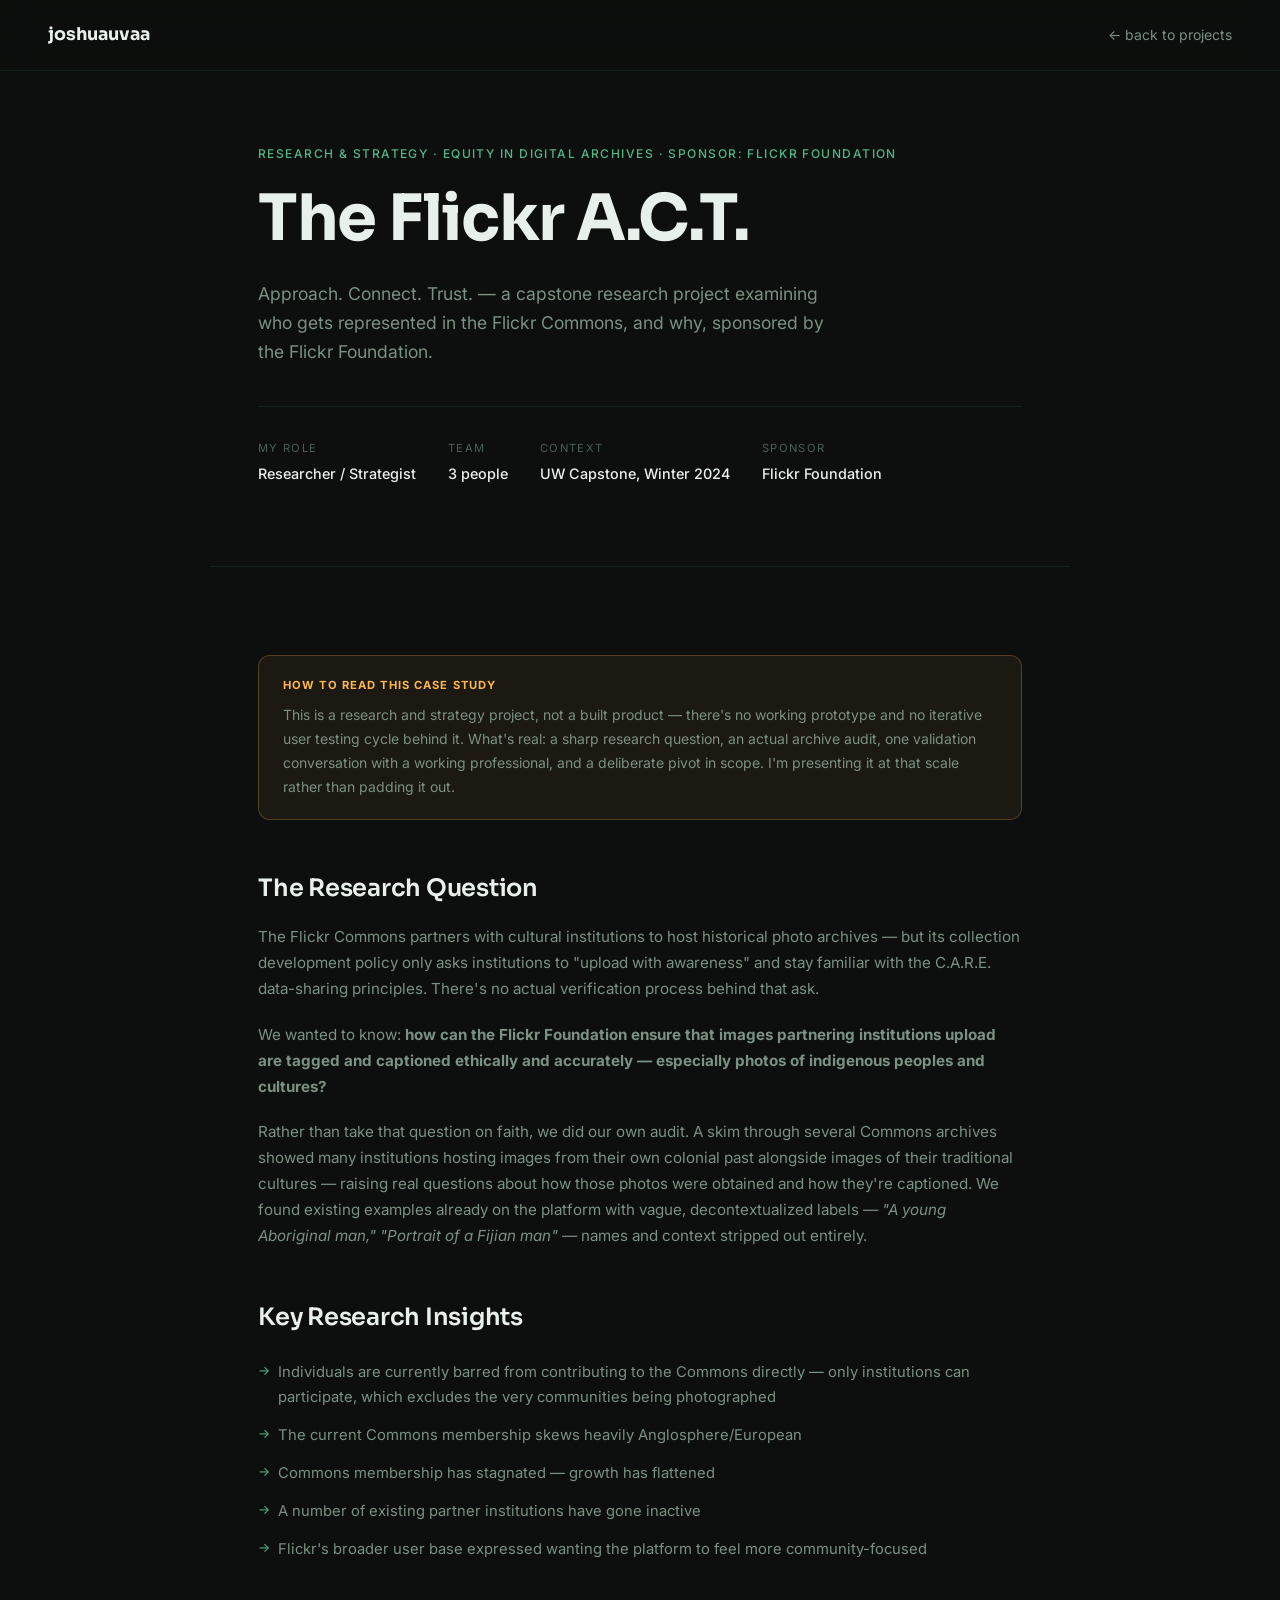
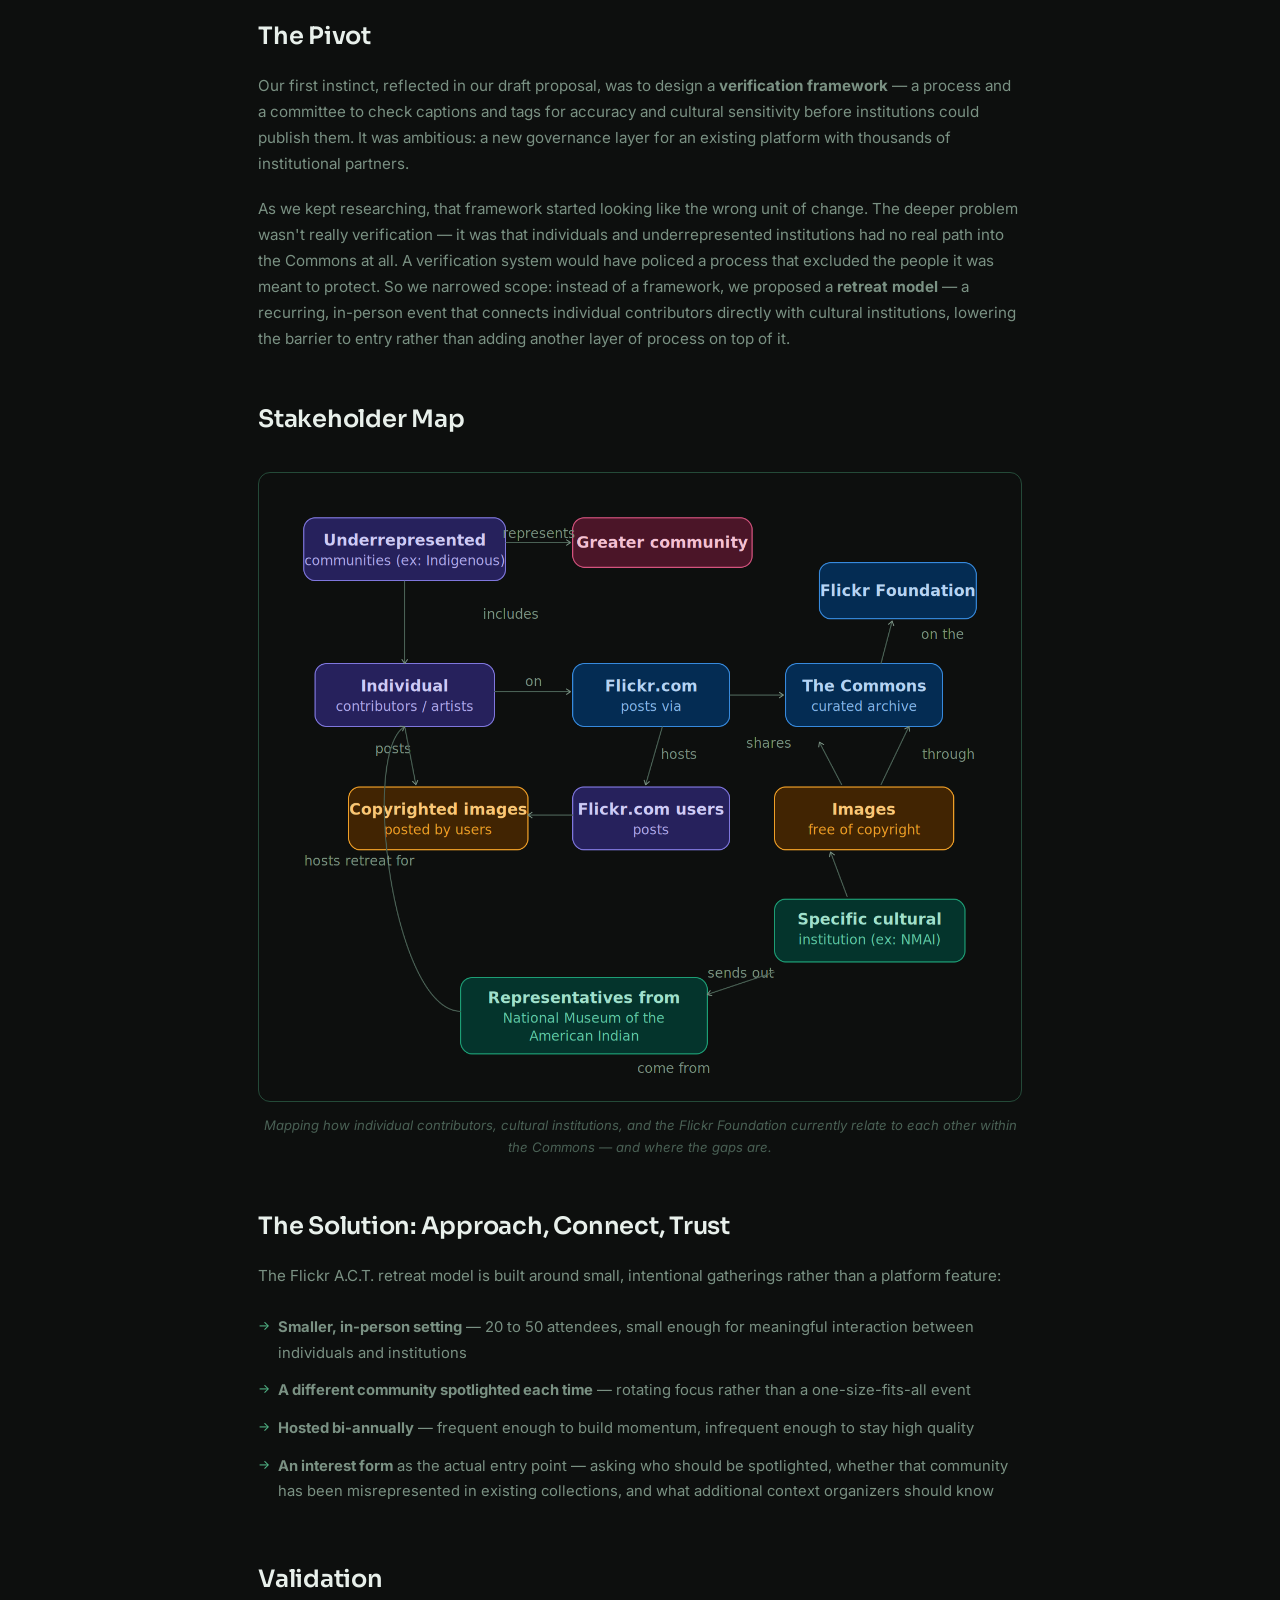
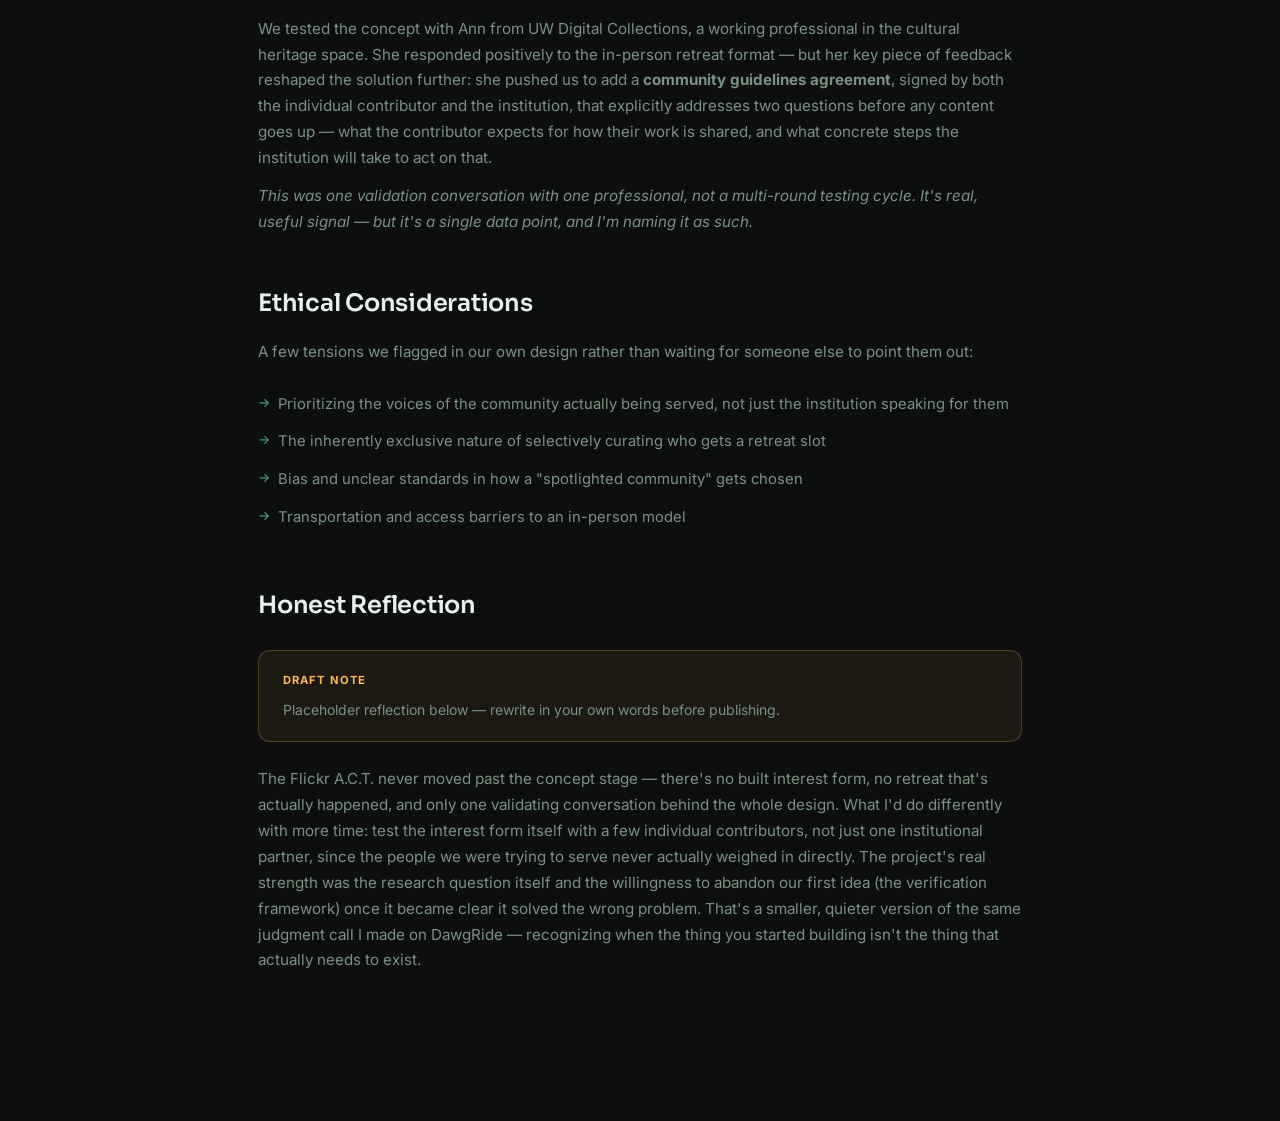
<file: projects/flickr-act.html>
<!DOCTYPE html>
<html lang="en">
<head>
  <meta charset="UTF-8" />
  <meta name="viewport" content="width=device-width, initial-scale=1.0" />
  <title>The Flickr A.C.T. | Josh</title>
  <link rel="icon" type="image/svg+xml" href="../assets/favicon.svg">
  <link rel="icon" type="image/png" sizes="32x32" href="../assets/favicon-32.png">
  <link rel="stylesheet" href="project.css" />
</head>
<body>
  <nav class="nav">
    <a href="../index.html" class="nav-logo">joshuauvaa</a>
    <a href="../index.html#projects" class="nav-back">← back to projects</a>
  </nav>

  <div class="project-hero">
    <div class="project-tag">Research & Strategy · Equity in Digital Archives · Sponsor: Flickr Foundation</div>
    <h1>The Flickr A.C.T.</h1>
    <p class="lead">
      Approach. Connect. Trust. — a capstone research project examining who gets represented in
      the Flickr Commons, and why, sponsored by the Flickr Foundation.
    </p>
    <div class="project-meta">
      <div class="meta-item">
        <span class="meta-label">My Role</span>
        <span class="meta-value">Researcher / Strategist</span>
      </div>
      <div class="meta-item">
        <span class="meta-label">Team</span>
        <span class="meta-value">3 people</span>
      </div>
      <div class="meta-item">
        <span class="meta-label">Context</span>
        <span class="meta-value">UW Capstone, Winter 2024</span>
      </div>
      <div class="meta-item">
        <span class="meta-label">Sponsor</span>
        <span class="meta-value">Flickr Foundation</span>
      </div>
    </div>
  </div>

  <div class="project-body">

    <div class="callout">
      <span class="callout-label">How to read this case study</span>
      This is a research and strategy project, not a built product — there's no working
      prototype and no iterative user testing cycle behind it. What's real: a sharp research
      question, an actual archive audit, one validation conversation with a working professional,
      and a deliberate pivot in scope. I'm presenting it at that scale rather than padding it out.
    </div>

    <h2>The Research Question</h2>
    <p>
      The Flickr Commons partners with cultural institutions to host historical photo archives —
      but its collection development policy only asks institutions to "upload with awareness" and
      stay familiar with the C.A.R.E. data-sharing principles. There's no actual verification
      process behind that ask.
    </p>
    <p>
      We wanted to know: <strong>how can the Flickr Foundation ensure that images partnering
      institutions upload are tagged and captioned ethically and accurately — especially photos
      of indigenous peoples and cultures?</strong>
    </p>
    <p>
      Rather than take that question on faith, we did our own audit. A skim through several
      Commons archives showed many institutions hosting images from their own colonial past
      alongside images of their traditional cultures — raising real questions about how those
      photos were obtained and how they're captioned. We found existing examples already on the
      platform with vague, decontextualized labels — <em>"A young Aboriginal man," "Portrait of a
      Fijian man"</em> — names and context stripped out entirely.
    </p>

    <h2>Key Research Insights</h2>
    <ul>
      <li>Individuals are currently barred from contributing to the Commons directly — only institutions can participate, which excludes the very communities being photographed</li>
      <li>The current Commons membership skews heavily Anglosphere/European</li>
      <li>Commons membership has stagnated — growth has flattened</li>
      <li>A number of existing partner institutions have gone inactive</li>
      <li>Flickr's broader user base expressed wanting the platform to feel more community-focused</li>
    </ul>

    <h2>The Pivot</h2>
    <p>
      Our first instinct, reflected in our draft proposal, was to design a <strong>verification
      framework</strong> — a process and a committee to check captions and tags for accuracy and
      cultural sensitivity before institutions could publish them. It was ambitious: a new
      governance layer for an existing platform with thousands of institutional partners.
    </p>
    <p>
      As we kept researching, that framework started looking like the wrong unit of change.
      The deeper problem wasn't really verification — it was that individuals and underrepresented
      institutions had no real path into the Commons at all. A verification system would have
      policed a process that excluded the people it was meant to protect. So we narrowed scope:
      instead of a framework, we proposed a <strong>retreat model</strong> — a recurring,
      in-person event that connects individual contributors directly with cultural institutions,
      lowering the barrier to entry rather than adding another layer of process on top of it.
    </p>

    <h2>Stakeholder Map</h2>
    <div class="wireframe-block">
      <img src="../assets/flickr-act/stakeholder-map-redrawn.png" alt="Flickr A.C.T. stakeholder map showing relationships between Flickr Foundation, the Commons, cultural institutions, and individual contributors" />
      <div class="wireframe-caption">Mapping how individual contributors, cultural institutions, and the Flickr Foundation currently relate to each other within the Commons — and where the gaps are.</div>
    </div>

    <h2>The Solution: Approach, Connect, Trust</h2>
    <p>
      The Flickr A.C.T. retreat model is built around small, intentional gatherings rather than
      a platform feature:
    </p>
    <ul>
      <li><strong>Smaller, in-person setting</strong> — 20 to 50 attendees, small enough for meaningful interaction between individuals and institutions</li>
      <li><strong>A different community spotlighted each time</strong> — rotating focus rather than a one-size-fits-all event</li>
      <li><strong>Hosted bi-annually</strong> — frequent enough to build momentum, infrequent enough to stay high quality</li>
      <li><strong>An interest form</strong> as the actual entry point — asking who should be spotlighted, whether that community has been misrepresented in existing collections, and what additional context organizers should know</li>
    </ul>

    <h2>Validation</h2>
    <p>
      We tested the concept with Ann from UW Digital Collections, a working professional in the
      cultural heritage space. She responded positively to the in-person retreat format — but her
      key piece of feedback reshaped the solution further: she pushed us to add a
      <strong>community guidelines agreement</strong>, signed by both the individual contributor
      and the institution, that explicitly addresses two questions before any content goes up —
      what the contributor expects for how their work is shared, and what concrete steps the
      institution will take to act on that.
    </p>
    <p class="gap-note">
      This was one validation conversation with one professional, not a multi-round testing
      cycle. It's real, useful signal — but it's a single data point, and I'm naming it as such.
    </p>

    <h2>Ethical Considerations</h2>
    <p>
      A few tensions we flagged in our own design rather than waiting for someone else to point
      them out:
    </p>
    <ul>
      <li>Prioritizing the voices of the community actually being served, not just the institution speaking for them</li>
      <li>The inherently exclusive nature of selectively curating who gets a retreat slot</li>
      <li>Bias and unclear standards in how a "spotlighted community" gets chosen</li>
      <li>Transportation and access barriers to an in-person model</li>
    </ul>

    <h2>Honest Reflection</h2>
    <div class="callout">
      <span class="callout-label">Draft note</span>
      Placeholder reflection below — rewrite in your own words before publishing.
    </div>
    <p>
      The Flickr A.C.T. never moved past the concept stage — there's no built interest form, no
      retreat that's actually happened, and only one validating conversation behind the whole
      design. What I'd do differently with more time: test the interest form itself with a few
      individual contributors, not just one institutional partner, since the people we were
      trying to serve never actually weighed in directly. The project's real strength was the
      research question itself and the willingness to abandon our first idea (the verification
      framework) once it became clear it solved the wrong problem. That's a smaller, quieter
      version of the same judgment call I made on DawgRide — recognizing when the thing you
      started building isn't the thing that actually needs to exist.
    </p>

  </div>
</body>
</html>
</file>
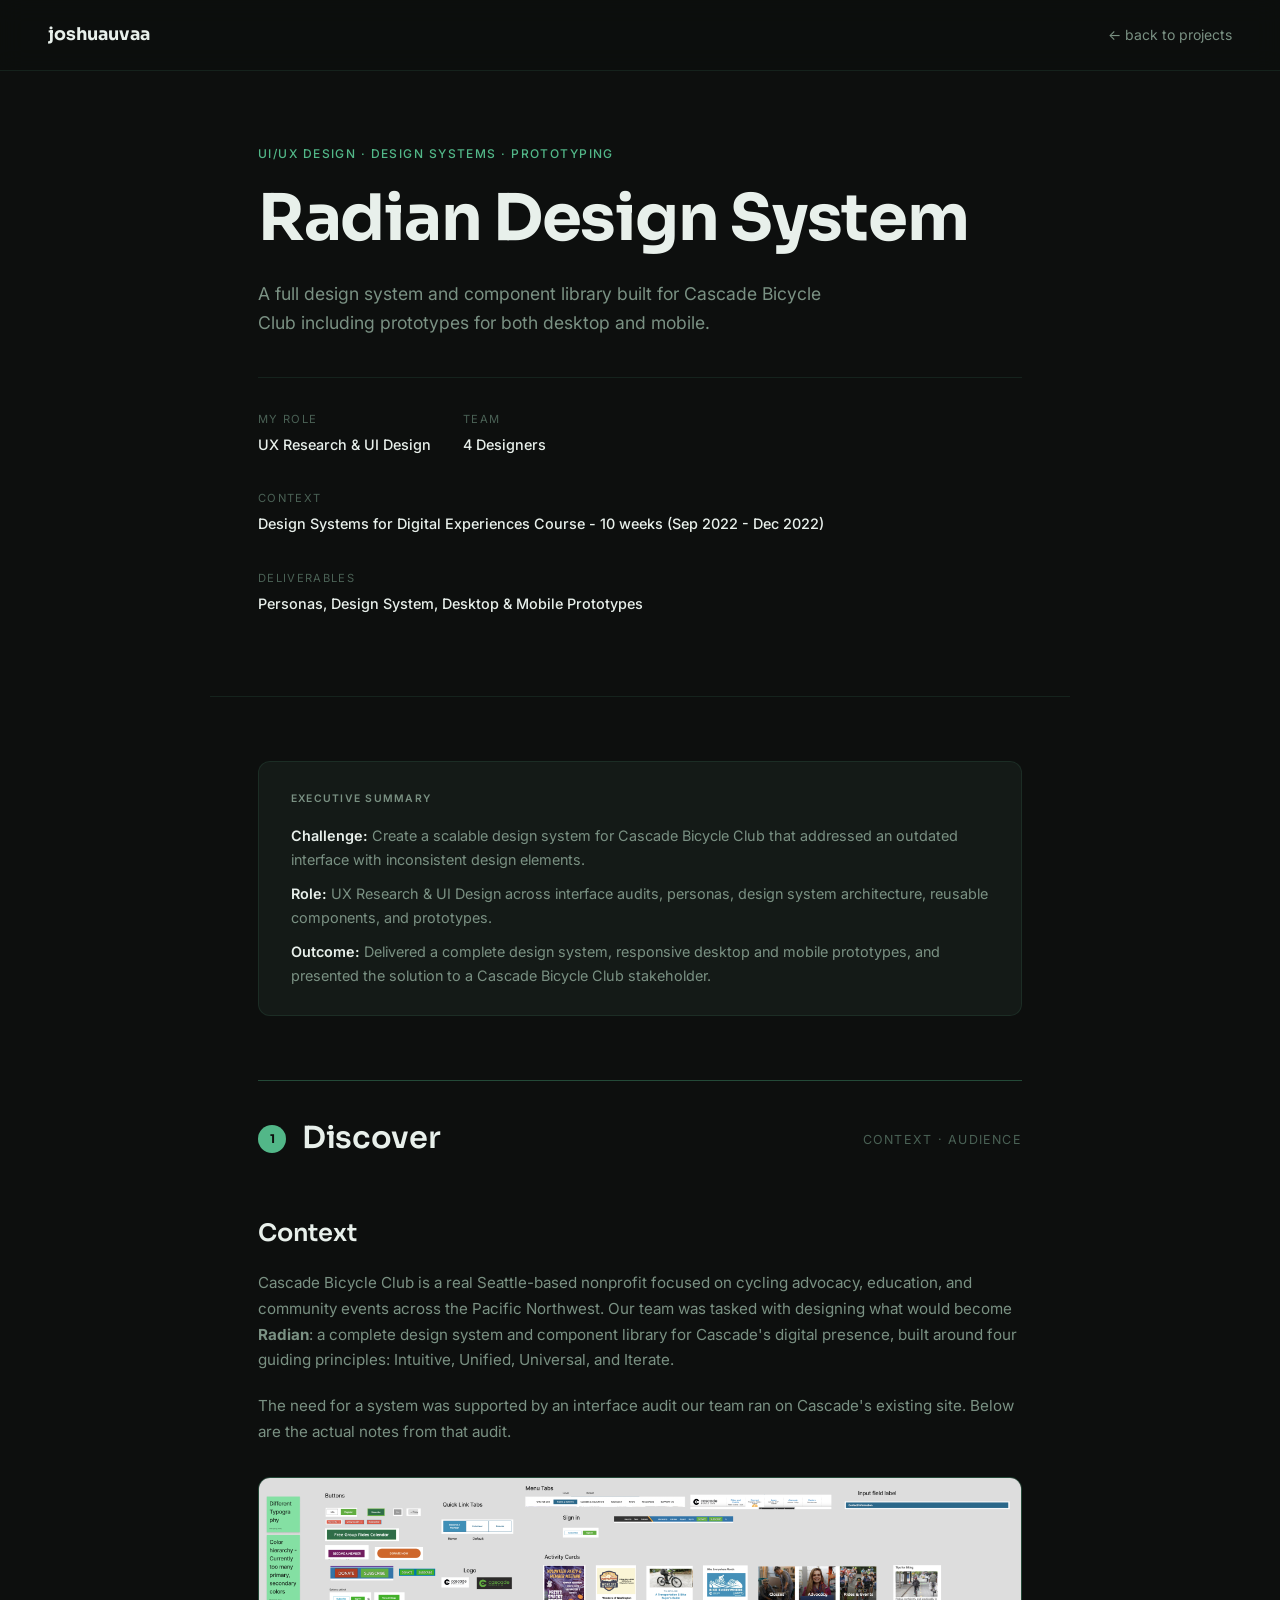
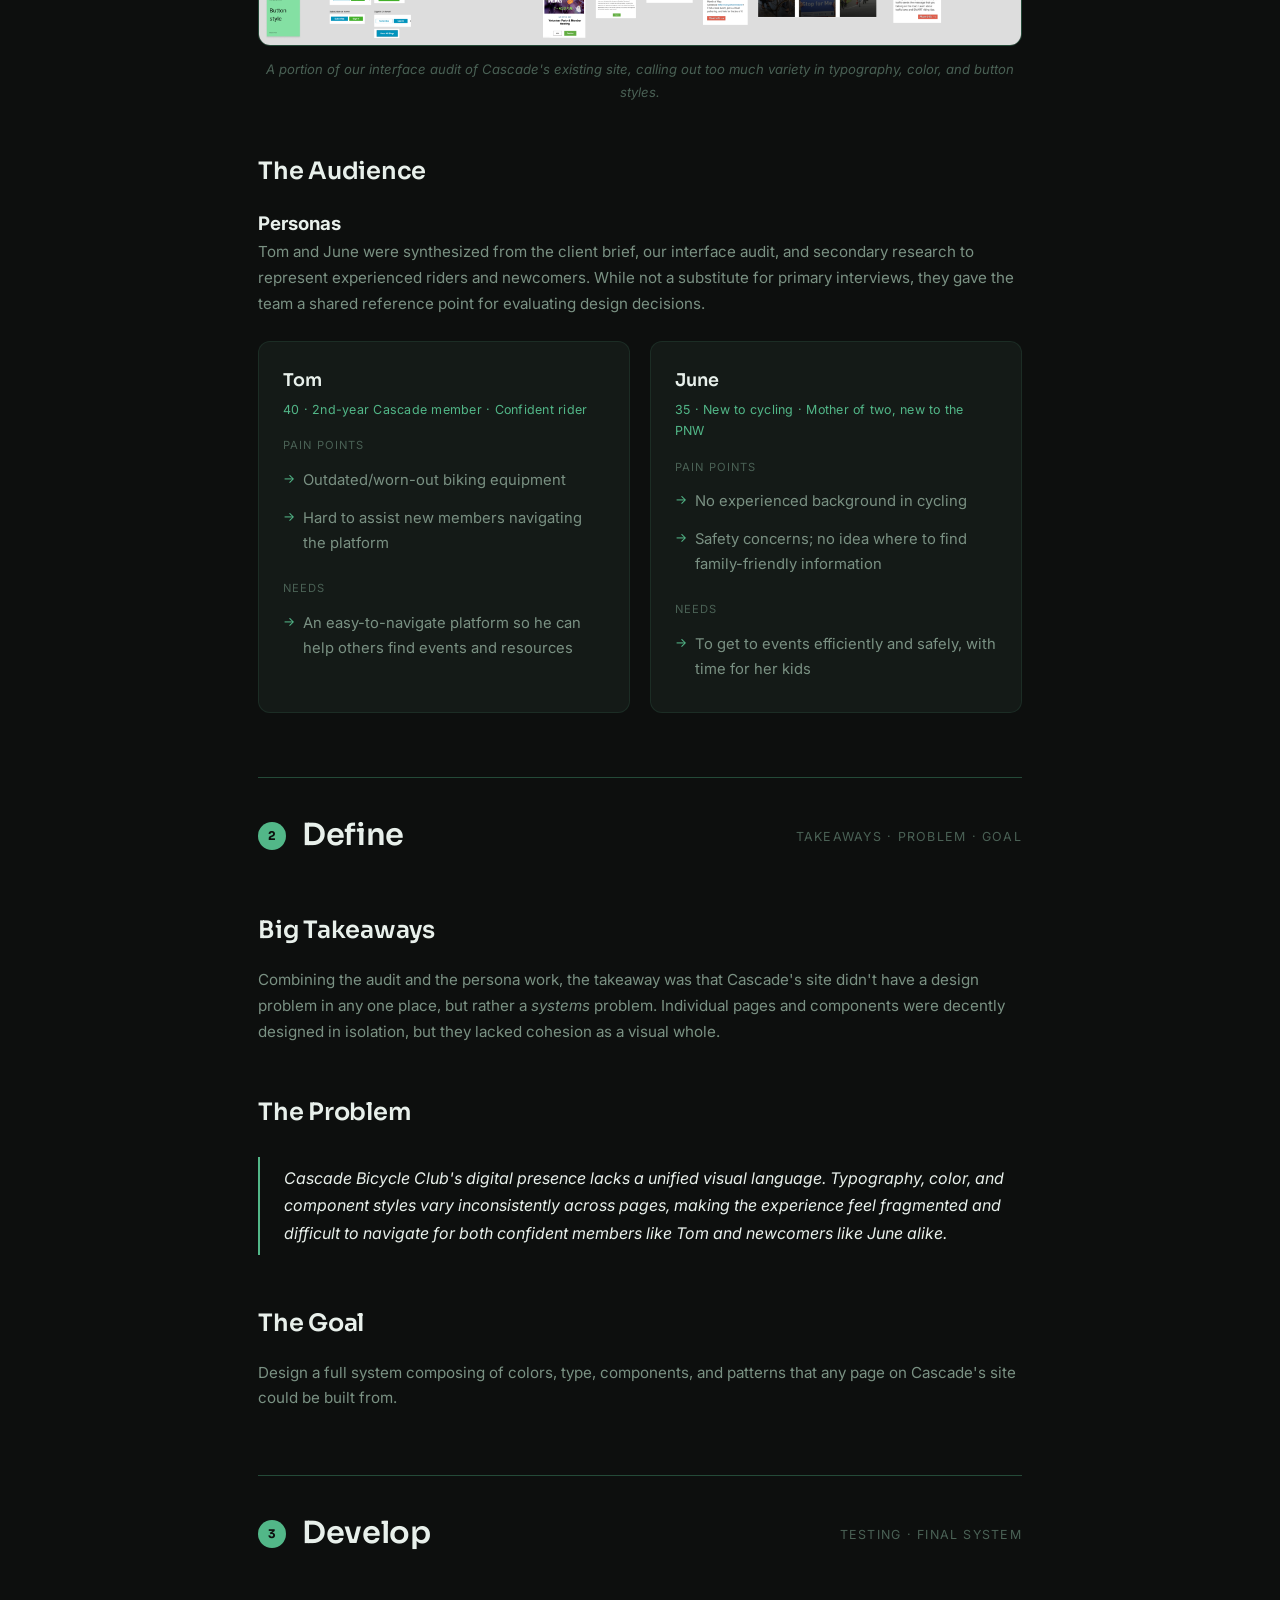
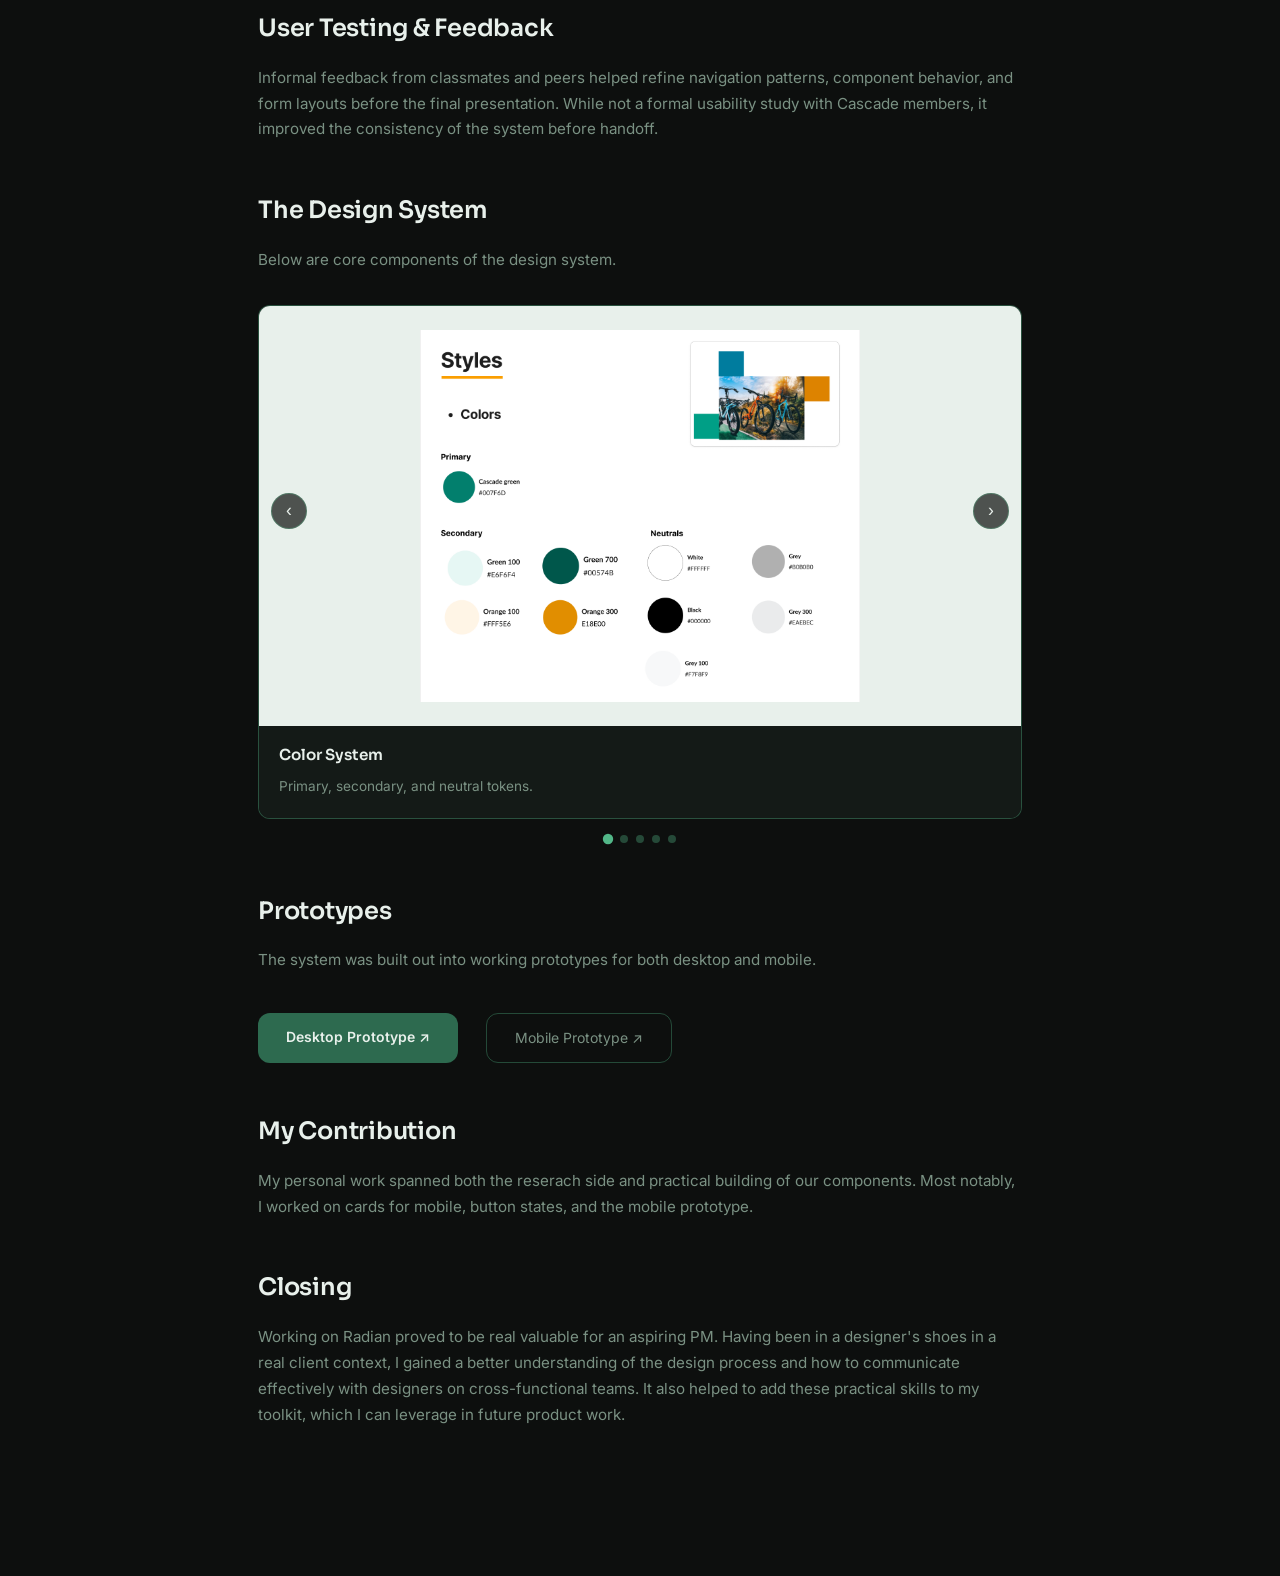
<file: projects/radian.html>
<!DOCTYPE html>
<html lang="en">

<head>
  <meta charset="UTF-8" />
  <meta name="viewport" content="width=device-width, initial-scale=1.0" />
  <title>Radian Design System | Josh</title>
  <link rel="icon" type="image/svg+xml" href="../assets/favicon.svg">
  <link rel="icon" type="image/png" sizes="32x32" href="../assets/favicon-32.png">
  <link rel="stylesheet" href="project.css" />
</head>

<body>
  <nav class="nav">
    <a href="../index.html" class="nav-logo">joshuauvaa</a>
    <a href="../index.html#projects" class="nav-back">← back to projects</a>
  </nav>

  <div class="project-hero">
    <div class="project-tag">UI/UX Design · Design Systems · Prototyping</div>
    <h1>Radian Design System</h1>
    <p class="lead">
      A full design system and component library built for Cascade Bicycle Club including prototypes for both desktop
      and mobile.
    </p>
    <div class="project-meta">
      <div class="meta-item">
        <span class="meta-label">My Role</span>
        <span class="meta-value">UX Research & UI Design</span>
      </div>
      <div class="meta-item">
        <span class="meta-label">Team</span>
        <span class="meta-value">4 Designers</span>
      </div>
      <div class="meta-item">
        <span class="meta-label">Context</span>
        <span class="meta-value">Design Systems for Digital Experiences Course - 10 weeks (Sep 2022 - Dec 2022)</span>
      </div>
      <div class="meta-item">
        <span class="meta-label">Deliverables</span>
        <span class="meta-value">Personas, Design System, Desktop & Mobile Prototypes</span>
      </div>
    </div>
  </div>

  <div class="project-body">

    <section class="exec-summary">
      <span class="exec-summary-label">Executive Summary</span>
      <p><strong>Challenge:</strong> Create a scalable design system for Cascade Bicycle Club that addressed
        an outdated interface with inconsistent design elements.</p>
      <p><strong>Role:</strong> UX Research &amp; UI Design across interface audits, personas, design system
        architecture, reusable components, and prototypes.</p>
      <p><strong>Outcome:</strong> Delivered a complete design system, responsive desktop and mobile prototypes, and
        presented the solution to a Cascade Bicycle Club stakeholder.</p>
    </section>
    <!-- ============ PHASE 1: DISCOVER ============ -->
    <div class="phase-divider">
      <div class="phase-divider-num">1</div>
      <h2>Discover</h2>
      <span class="phase-divider-sub">Context · Audience</span>
    </div>

    <h2>Context</h2>
    <p>
      Cascade Bicycle Club is a real Seattle-based nonprofit focused on cycling advocacy,
      education, and community events across the Pacific Northwest. Our team was tasked with
      designing what would become <strong>Radian</strong>: a complete design system and component library for
      Cascade's digital presence, built around four guiding principles: Intuitive, Unified,
      Universal, and Iterate.
    </p>
    <p>
      The need for a system was supported by an interface audit our team
      ran on Cascade's existing site. Below are the actual notes from that audit.
    </p>

    <div class="wireframe-block">
      <img src="../assets/radian/interface-audit.png"
        alt="Interface audit of Cascade Bicycle Club's existing site — sticky notes flagging inconsistent typography and color hierarchy, alongside screenshots of inconsistent buttons, menus, and cards across the site" />
      <div class="wireframe-caption">A portion of our interface audit of Cascade's existing site, calling out too much
        variety in typography, color, and button styles.</div>
    </div>


    <h2>The Audience</h2>
    <h3>Personas</h3>
    <p>
      Tom and June were synthesized from the client brief, our interface audit, and secondary research to represent
      experienced riders and newcomers. While not a substitute for primary interviews, they gave the team a shared
      reference point for evaluating design decisions.</p>

    <div class="persona-grid">
      <div class="persona-card">
        <div class="persona-name">Tom</div>
        <div class="persona-meta">40 · 2nd-year Cascade member · Confident rider</div>
        <div class="persona-section-label">Pain Points</div>
        <ul>
          <li>Outdated/worn-out biking equipment</li>
          <li>Hard to assist new members navigating the platform</li>
        </ul>
        <div class="persona-section-label">Needs</div>
        <ul>
          <li>An easy-to-navigate platform so he can help others find events and resources</li>
        </ul>
      </div>

      <div class="persona-card">
        <div class="persona-name">June</div>
        <div class="persona-meta">35 · New to cycling · Mother of two, new to the PNW</div>
        <div class="persona-section-label">Pain Points</div>
        <ul>
          <li>No experienced background in cycling</li>
          <li>Safety concerns; no idea where to find family-friendly information</li>
        </ul>
        <div class="persona-section-label">Needs</div>
        <ul>
          <li>To get to events efficiently and safely, with time for her kids</li>
        </ul>
      </div>
    </div>

    <!-- ============ PHASE 2: DEFINE ============ -->
    <div class="phase-divider">
      <div class="phase-divider-num">2</div>
      <h2>Define</h2>
      <span class="phase-divider-sub"> Takeaways · Problem · Goal</span>
    </div>


    <h2>Big Takeaways</h2>
    <p>
      Combining the audit and the persona work, the takeaway was that Cascade's site didn't have a
      design problem in any one place, but rather a <em>systems</em> problem. Individual pages and
      components were decently designed in isolation, but they lacked cohesion as a visual whole.
    </p>

    <h2>The Problem</h2>
    <div class="quote-block">
      Cascade Bicycle Club's digital presence lacks a unified visual language. Typography, color,
      and component styles vary inconsistently across pages, making the experience feel
      fragmented and difficult to navigate for both confident members like Tom and newcomers like
      June alike.
    </div>

    <h2>The Goal</h2>
    <p>
      Design a full system composing of colors, type, components, and patterns that
      any page on Cascade's site could be built from.
    </p>

    <!-- ============ PHASE 3: DEVELOP ============ -->
    <div class="phase-divider">
      <div class="phase-divider-num">3</div>
      <h2>Develop</h2>
      <span class="phase-divider-sub">Testing · Final System</span>
    </div>


    <h2>User Testing & Feedback</h2>
    <p>
      Informal feedback from classmates and peers helped refine navigation patterns, component behavior, and form
      layouts before the final presentation. While not a formal usability study with Cascade members, it improved the
      consistency of the system before handoff.
    </p>

    <h2>The Design System</h2>
    <p>
      Below are core components of the design system.
    </p>

    <div class="carousel" id="radian-carousel">
      <div class="carousel-viewport">
        <div class="carousel-track" id="carousel-track">

          <div class="carousel-slide">
            <img src="../assets/radian/colors.png" class="light-bg"
              alt="Radian color system: Cascade green primary, secondary greens and oranges, and neutral grays, each with hex values" />
            <div class="carousel-slide-label">Color System</div>
            <div class="carousel-slide-caption">Primary, secondary, and neutral tokens.</div>
          </div>

          <div class="carousel-slide">
            <img src="../assets/radian/typography.png" class="light-bg"
              alt="Radian type scale: h1 through h5 in Raleway, with point sizes documented" />
            <div class="carousel-slide-label">Typography</div>
            <div class="carousel-slide-caption">Full h1–h5 scale in Raleway.</div>
          </div>

          <div class="carousel-slide">
            <img src="../assets/radian/button-nav-input.png" class="light-bg"
              alt="Radian button component states, navigation bar, and input field components" />
            <div class="carousel-slide-label">Buttons, Nav &amp; Input</div>
            <div class="carousel-slide-caption">Buttons with interaction states (enabled, hovered, icon
              variant), nav bar, and forms.</div>
          </div>

          <div class="carousel-slide">
            <img src="../assets/radian/card.png" class="light-bg"
              alt="Radian event card components in multiple sizes and layouts" />
            <div class="carousel-slide-label">Cards</div>
            <div class="carousel-slide-caption">Activity cards for responsive layouts.</div>
          </div>

          <div class="carousel-slide">
            <img src="../assets/radian/patterns.png" class="light-bg"
              alt="Radian patterns: composed form layout, card grid layout, and vertical event list layout" />
            <div class="carousel-slide-label">Patterns</div>
            <div class="carousel-slide-caption">Components composed into real, reusable patterns.</div>
          </div>

        </div>
        <button class="carousel-arrow prev" onclick="radianCarouselMove(-1)" aria-label="Previous">‹</button>
        <button class="carousel-arrow next" onclick="radianCarouselMove(1)" aria-label="Next">›</button>
      </div>
      <div class="carousel-dots" id="carousel-dots"></div>
    </div>

    <h2>Prototypes</h2>
    <p>
      The system was built out into working prototypes for both desktop and mobile.
    </p>
    <div style="display:flex; gap:1rem; flex-wrap:wrap; margin: 1.5rem 0;">
      <a href="https://www.figma.com/proto/zqd5rNBIUg7Qem5STtMK9J/Pod-C--Radian?node-id=265-3914&scaling=scale-down&page-id=179%3A1771&starting-point-node-id=265%3A4005"
        target="_blank" class="btn-primary">Desktop Prototype ↗</a>
      <a href="https://www.figma.com/proto/zqd5rNBIUg7Qem5STtMK9J/Pod-C--Radian?node-id=265-4806&scaling=min-zoom&page-id=261%3A3519&starting-point-node-id=265%3A4806"
        target="_blank" class="btn-ghost">Mobile Prototype ↗</a>
    </div>

    <h2>My Contribution</h2>
    <p>
      My personal work spanned both the reserach side and practical building of our components. Most notably, I worked
      on cards for mobile, button states, and the mobile prototype.
    </p>

    <h2>Closing</h2>
    <p>
      Working on Radian proved to be real valuable for an aspiring PM. Having been in a designer's shoes in a real
      client context, I gained a better understanding of the design process and how to communicate effectively with
      designers on cross-functional teams. It also helped to add these practical skills to my toolkit, which I can leverage in future product work.
    </p>

  </div>

  <script>
    let radianCarouselIndex = 0;
    const radianSlideCount = 5;

    function radianRenderDots() {
      const dotsContainer = document.getElementById('carousel-dots');
      dotsContainer.innerHTML = '';
      for (let i = 0; i < radianSlideCount; i++) {
        const dot = document.createElement('button');
        dot.className = 'carousel-dot' + (i === radianCarouselIndex ? ' active' : '');
        dot.setAttribute('aria-label', 'Go to slide ' + (i + 1));
        dot.onclick = () => { radianCarouselIndex = i; radianUpdateCarousel(); };
        dotsContainer.appendChild(dot);
      }
    }

    function radianUpdateCarousel() {
      const track = document.getElementById('carousel-track');
      track.style.transform = `translateX(-${radianCarouselIndex * 100}%)`;
      radianRenderDots();
    }

    function radianCarouselMove(direction) {
      radianCarouselIndex = (radianCarouselIndex + direction + radianSlideCount) % radianSlideCount;
      radianUpdateCarousel();
    }

    radianRenderDots();
  </script>

</body>

</html>
</file>
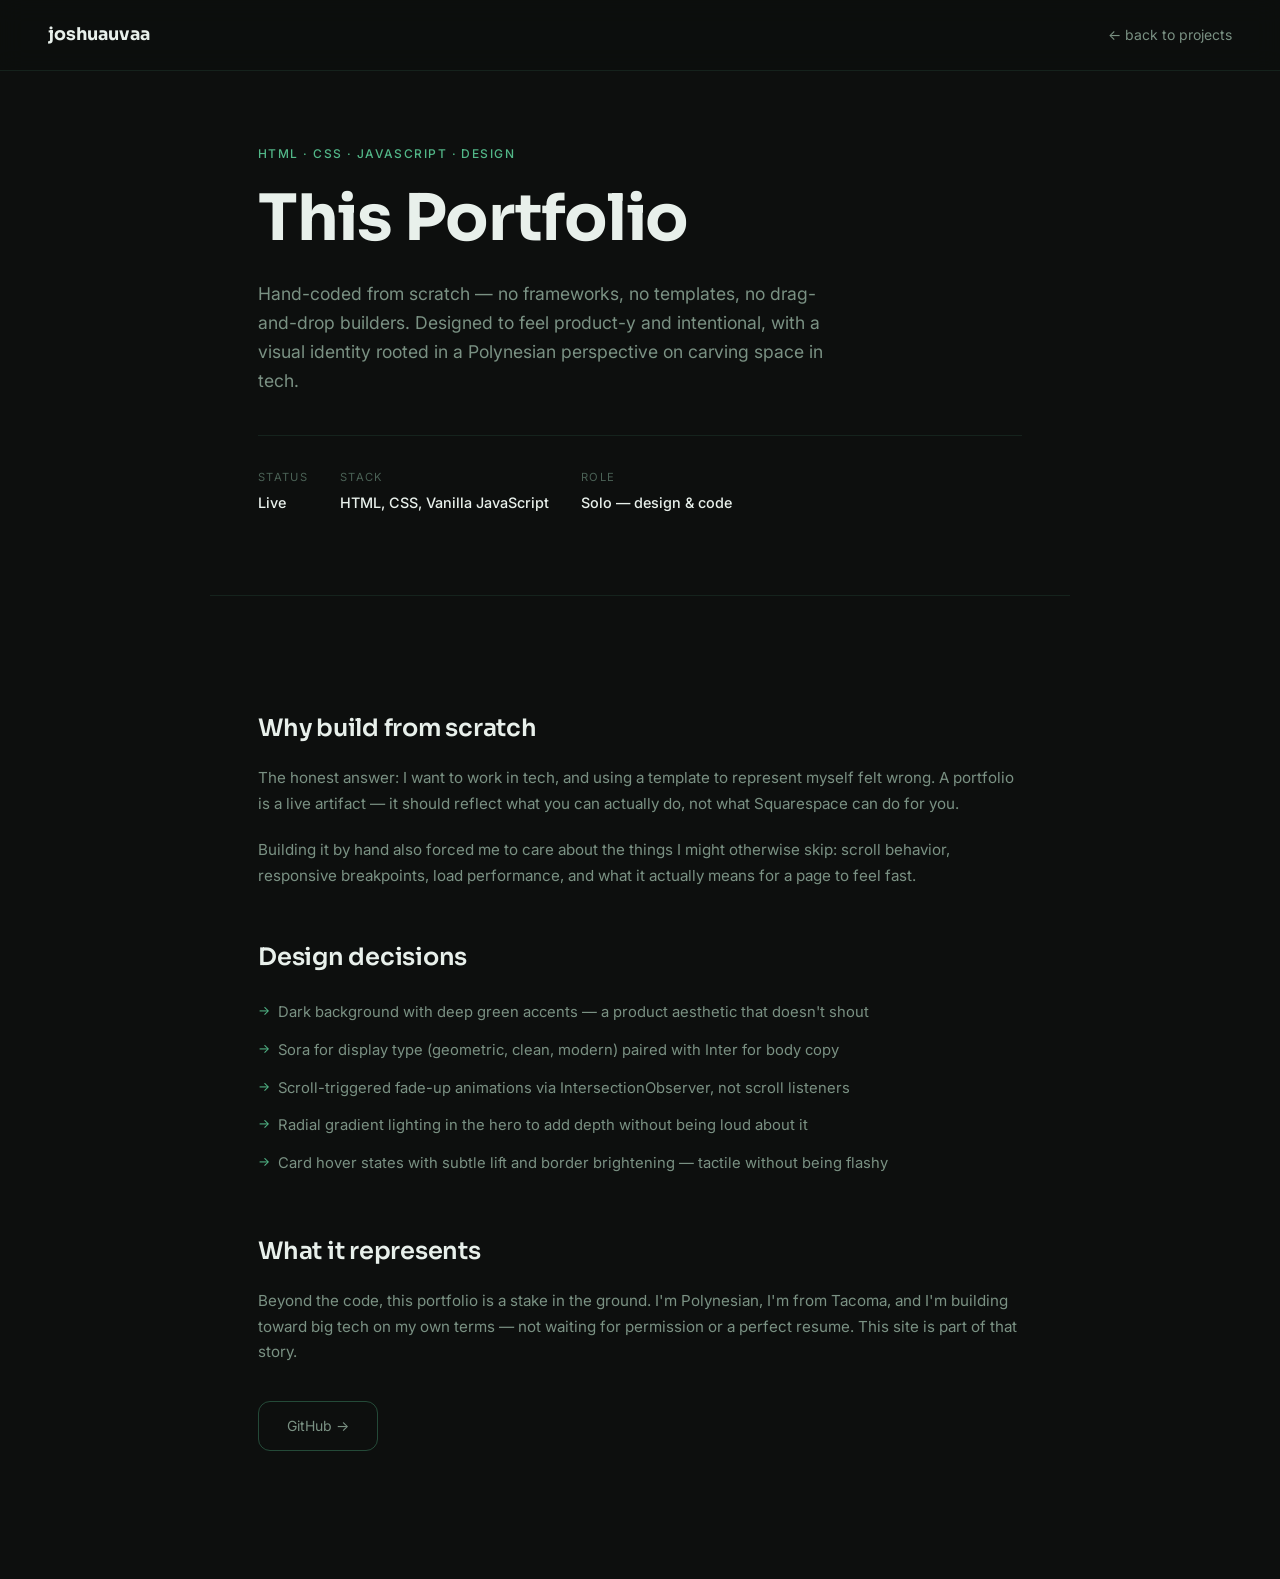
<file: projects/this-portfolio.html>
<!DOCTYPE html>
<html lang="en">
<head>
  <meta charset="UTF-8" />
  <meta name="viewport" content="width=device-width, initial-scale=1.0" />
  <title>This Portfolio | Josh</title>
  <link rel="stylesheet" href="project.css" />
  <link rel="icon" type="image/svg+xml" href="../assets/favicon.svg">
  <link rel="icon" type="image/png" sizes="32x32" href="../assets/favicon-32.png">
  <link rel="icon" type="image/png" sizes="16x16" href="../assets/favicon-16.png">
</head>
<body>
  <nav class="nav">
    <a href="../index.html" class="nav-logo">joshuauvaa</a>
    <a href="../index.html#projects" class="nav-back">← back to projects</a>
  </nav>

  <div class="project-hero">
    <div class="project-tag">HTML · CSS · JavaScript · Design</div>
    <h1>This Portfolio</h1>
    <p class="lead">
      Hand-coded from scratch — no frameworks, no templates, no drag-and-drop builders.
      Designed to feel product-y and intentional, with a visual identity rooted in
      a Polynesian perspective on carving space in tech.
    </p>
    <div class="project-meta">
      <div class="meta-item">
        <span class="meta-label">Status</span>
        <span class="meta-value">Live</span>
      </div>
      <div class="meta-item">
        <span class="meta-label">Stack</span>
        <span class="meta-value">HTML, CSS, Vanilla JavaScript</span>
      </div>
      <div class="meta-item">
        <span class="meta-label">Role</span>
        <span class="meta-value">Solo — design & code</span>
      </div>
    </div>
  </div>

  <div class="project-body">
    <h2>Why build from scratch</h2>
    <p>
      The honest answer: I want to work in tech, and using a template to represent myself
      felt wrong. A portfolio is a live artifact — it should reflect what you can actually do,
      not what Squarespace can do for you.
    </p>
    <p>
      Building it by hand also forced me to care about the things I might otherwise skip:
      scroll behavior, responsive breakpoints, load performance, and what it actually means
      for a page to feel fast.
    </p>

    <h2>Design decisions</h2>
    <ul>
      <li>Dark background with deep green accents — a product aesthetic that doesn't shout</li>
      <li>Sora for display type (geometric, clean, modern) paired with Inter for body copy</li>
      <li>Scroll-triggered fade-up animations via IntersectionObserver, not scroll listeners</li>
      <li>Radial gradient lighting in the hero to add depth without being loud about it</li>
      <li>Card hover states with subtle lift and border brightening — tactile without being flashy</li>
    </ul>

    <h2>What it represents</h2>
    <p>
      Beyond the code, this portfolio is a stake in the ground. I'm Polynesian, I'm from
      Tacoma, and I'm building toward big tech on my own terms — not waiting for permission
      or a perfect resume. This site is part of that story.
    </p>

    <a href="https://github.com/yourhandle/portfolio" target="_blank" class="btn-ghost">GitHub →</a>
  </div>
</body>
</html>
</file>
<file: style.css>
/* === TOKENS === */
:root {
  --green: #2d6a4f;
  --green-light: #40916c;
  --green-accent: #52b788;
  --green-glow: rgba(82, 183, 136, 0.12);
  --bg: #0d0f0e;
  --bg-2: #111714;
  --bg-card: #141a17;
  --bg-card-hover: #192019;
  --text: #e8f0eb;
  --text-muted: #7a9183;
  --text-dim: #4a6155;
  --border: rgba(82, 183, 136, 0.12);
  --border-hover: rgba(82, 183, 136, 0.35);
  --font-display: 'Sora', sans-serif;
  --font-body: 'Inter', sans-serif;
  --radius: 12px;
  --transition: 0.3s cubic-bezier(0.4, 0, 0.2, 1);
}

/* === RESET === */
*, *::before, *::after { box-sizing: border-box; margin: 0; padding: 0; }
html { scroll-behavior: smooth; }
body {
  background: var(--bg);
  color: var(--text);
  font-family: var(--font-body);
  font-size: 16px;
  line-height: 1.7;
  -webkit-font-smoothing: antialiased;
}
a { text-decoration: none; color: inherit; }
img { display: block; max-width: 100%; }

/* === NAV === */
.nav {
  position: fixed;
  top: 0;
  left: 0;
  right: 0;
  z-index: 100;
  display: flex;
  align-items: center;
  justify-content: space-between;
  padding: 1.25rem 3rem;
  background: rgba(13, 15, 14, 0.85);
  backdrop-filter: blur(12px);
  border-bottom: 1px solid var(--border);
}
/* .nav-logo {
  font-family: var(--font-display);
  font-weight: 700;
  font-size: 1.1rem;
  letter-spacing: -0.02em;
  color: var(--text);
} */

.nav-logo {
  font-family: var(--font-display);
  font-weight: 700;
  font-size: 1.1rem;
  letter-spacing: -0.02em;
  color: var(--text);
  padding-bottom: 4px;
  /* border-bottom: 2px solid var(--green-accent); */
}

.nav-logo .accent { color: var(--green-accent); }
.nav-links {
  display: flex;
  gap: 2rem;
}
.nav-links a {
  font-size: 0.875rem;
  color: var(--text-muted);
  font-family: var(--font-body);
  font-weight: 400;
  letter-spacing: 0.01em;
  transition: color var(--transition);
}
.nav-links a:hover { color: var(--green-accent); }

/* === HERO === */
.hero {
  min-height: 100vh;
  display: flex;
  flex-direction: column;
  justify-content: center;
  padding: 8rem 3rem 4rem;
  position: relative;
  overflow: hidden;
}
.hero::before {
  content: '';
  position: absolute;
  top: -20%;
  right: -10%;
  width: 600px;
  height: 600px;
  background: radial-gradient(circle, rgba(45, 106, 79, 0.2) 0%, transparent 70%);
  pointer-events: none;
}
.hero::after {
  content: '';
  position: absolute;
  bottom: 10%;
  left: -5%;
  width: 400px;
  height: 400px;
  background: radial-gradient(circle, rgba(82, 183, 136, 0.06) 0%, transparent 70%);
  pointer-events: none;
}
.hero-inner {
  max-width: 860px;
  position: relative;
  z-index: 1;
}
.hero-eyebrow {
  font-size: 0.8rem;
  font-weight: 500;
  letter-spacing: 0.12em;
  text-transform: uppercase;
  color: var(--green-accent);
  margin-bottom: 1.5rem;
}
.hero-name {
  font-family: var(--font-display);
  font-size: clamp(3.5rem, 9vw, 7.5rem);
  font-weight: 700;
  line-height: 0.95;
  letter-spacing: -0.03em;
  margin-bottom: 1.75rem;
  color: var(--text);
}
.hero-name .last {
  color: var(--green-accent);
  display: block;
}
.hero-tagline {
  font-size: clamp(1rem, 2vw, 1.25rem);
  color: var(--text-muted);
  font-weight: 300;
  line-height: 1.6;
  margin-bottom: 2.5rem;
  max-width: 480px;
}
.hero-cta {
  display: flex;
  gap: 1rem;
  flex-wrap: wrap;
}
.hero-avatar {
  position: absolute;
  top: 36%;
  right: 15rem;
  transform: translateY(-50%);
  z-index: 1;
}
.hero-avatar-glow {
  position: absolute;
  top: 50%;
  left: 50%;
  width: 460px;
  height: 460px;
  transform: translate(-50%, -50%);
  background: radial-gradient(circle, rgba(82, 183, 136, 0.25) 0%, transparent 70%);
  filter: blur(10px);
  pointer-events: none;
}
.hero-avatar img {
  position: relative;
  width: 320px;
  height: 320px;
  border-radius: 50%;
  background: var(--bg-card);
  border: 2px solid var(--border-hover);
  padding: 0;
  animation: floatAvatar 5s ease-in-out infinite;
}
@keyframes floatAvatar {
  0%, 100% { transform: translateY(0); }
  50% { transform: translateY(-12px); }
}
@media (prefers-reduced-motion: reduce) {
  .hero-avatar img { animation: none; }
}
@media (max-width: 1200px) {
  .hero-avatar { display: none; }
}

.hero-scroll-hint {
  position: absolute;
  bottom: 2.5rem;
  left: 3rem;
  display: flex;
  align-items: center;
  gap: 0.75rem;
  color: var(--text-dim);
  font-size: 0.7rem;
  letter-spacing: 0.15em;
  text-transform: uppercase;
}
.scroll-line {
  width: 40px;
  height: 1px;
  background: var(--text-dim);
}

/* === BUTTONS === */
.btn-primary {
  display: inline-block;
  padding: 0.75rem 1.75rem;
  background: var(--green);
  color: var(--text);
  border-radius: var(--radius);
  font-weight: 600;
  font-size: 0.875rem;
  letter-spacing: 0.02em;
  transition: background var(--transition), transform var(--transition);
}
.btn-primary:hover {
  background: var(--green-light);
  transform: translateY(-1px);
}
.btn-ghost {
  display: inline-block;
  padding: 0.75rem 1.75rem;
  border: 1px solid var(--border-hover);
  color: var(--text-muted);
  border-radius: var(--radius);
  font-weight: 400;
  font-size: 0.875rem;
  transition: border-color var(--transition), color var(--transition);
}
.btn-ghost:hover {
  border-color: var(--green-accent);
  color: var(--green-accent);
}

/* === SECTION EYEBROW === */
.section-eyebrow {
  font-family: var(--font-body);
  font-size: 0.75rem;
  font-weight: 500;
  letter-spacing: 0.1em;
  text-transform: uppercase;
  color: var(--green-accent);
  margin-bottom: 1rem;
}

/* === ABOUT === */
.about {
  padding: 8rem 3rem;
  border-top: 1px solid var(--border);
  width: 100%; 
}
.about-grid {
  max-width: 1100px;
  margin: 0 auto;
  display: grid;
  grid-template-columns: 1fr 1fr;
  gap: 5rem;
  align-items: center;
}
.about-text h2 {
  font-family: var(--font-display);
  font-size: clamp(2rem, 4vw, 3rem);
  font-weight: 700;
  line-height: 1.1;
  letter-spacing: -0.02em;
  margin-bottom: 1.5rem;
}
.about-text p {
  color: var(--text-muted);
  margin-bottom: 1.25rem;
  font-size: 0.95rem;
  max-width: 420px;
}
.about-pills {
  display: flex;
  flex-wrap: wrap;
  gap: 0.5rem;
  margin-top: 2rem;
}
.pill {
  padding: 0.35rem 0.9rem;
  background: var(--green-glow);
  border: 1px solid var(--border);
  border-radius: 999px;
  font-size: 0.78rem;
  font-weight: 500;
  color: var(--green-accent);
  letter-spacing: 0.03em;
}
.about-visual {
  display: flex;
  flex-direction: column;
  gap: 1rem;
}
.about-card {
  padding: 1.5rem;
  background: var(--bg-card);
  border: 1px solid var(--border);
  border-radius: var(--radius);
  transition: border-color var(--transition);
}
.about-card:hover { border-color: var(--border-hover); }
.about-card-label {
  font-size: 0.7rem;
  text-transform: uppercase;
  letter-spacing: 0.12em;
  color: var(--text-dim);
  margin-bottom: 0.4rem;
}
.about-card-value {
  font-family: var(--font-display);
  font-size: 1.15rem;
  font-weight: 600;
  color: var(--text);
  margin-bottom: 0.25rem;
}
.about-card-sub {
  font-size: 0.78rem;
  color: var(--text-muted);
}

/* === PROJECTS === */
.projects-section {
  padding: 8rem 3rem;
  border-top: 1px solid var(--border);
  max-width: 1200px;
  margin: 0 auto;
}
.projects-heading {
  font-family: var(--font-display);
  font-size: clamp(2rem, 4vw, 3rem);
  font-weight: 700;
  letter-spacing: -0.02em;
  margin-bottom: 3.5rem;
}
.projects-grid {
  display: grid;
  grid-template-columns: repeat(3, 1fr);
  gap: 1.25rem;
}
.project-card {
  display: block;
  padding: 2rem;
  background: var(--bg-card);
  border: 1px solid var(--border);
  border-radius: var(--radius);
  transition: border-color var(--transition), background var(--transition), transform var(--transition);
  cursor: pointer;
}
.project-card:hover {
  border-color: var(--border-hover);
  background: var(--bg-card-hover);
  transform: translateY(-3px);
}

.card-thumbnail {
  width: calc(100% + 4rem);
  margin: -2rem -2rem 1.5rem -2rem;
  border-radius: var(--radius) var(--radius) 0 0;
  overflow: hidden;
  height: 180px;
}
.card-thumbnail img {
  width: 100%;
  height: 100%;
  object-fit: cover;
  object-position: center top;
  display: block;
  transition: transform 0.4s ease;
}
.project-card:hover .card-thumbnail img {
  transform: scale(1.03);
}

.card-tag {
  font-size: 0.72rem;
  text-transform: uppercase;
  letter-spacing: 0.1em;
  color: var(--green-accent);
  font-weight: 500;
  margin-bottom: 1rem;
}
.project-card h3 {
  font-family: var(--font-display);
  font-size: 1.3rem;
  font-weight: 600;
  margin-bottom: 0.75rem;
  color: var(--text);
}
.project-card p {
  font-size: 0.875rem;
  color: var(--text-muted);
  line-height: 1.65;
  margin-bottom: 1.5rem;
}
.card-footer {
  display: flex;
  align-items: center;
  justify-content: space-between;
}
.card-status {
  font-size: 0.72rem;
  font-weight: 600;
  text-transform: uppercase;
  letter-spacing: 0.1em;
  padding: 0.25rem 0.7rem;
  border-radius: 999px;
}
.card-status.live {
  background: rgba(82, 183, 136, 0.12);
  color: var(--green-accent);
}
.card-status.wip {
  background: rgba(255, 183, 77, 0.1);
  color: #ffb74d;
}
.card-arrow {
  color: var(--text-dim);
  font-size: 1.1rem;
  transition: color var(--transition), transform var(--transition);
}
.project-card:hover .card-arrow {
  color: var(--green-accent);
  transform: translateX(4px);
}

/* === PREVIOUSLY === */
.previously-section {
  padding: 6rem 3rem;
  border-top: 1px solid var(--border);
  max-width: 1200px;
  margin: 0 auto;
}
.previously-heading {
  font-family: var(--font-display);
  font-size: clamp(1.6rem, 3vw, 2.25rem);
  font-weight: 700;
  letter-spacing: -0.02em;
  margin-bottom: 2.5rem;
}
.previously-grid {
  display: grid;
  grid-template-columns: repeat(2, 1fr);
  gap: 1.25rem;
}
.previously-card {
  padding: 1.75rem;
  background: var(--bg-card);
  border: 1px solid var(--border);
  border-radius: var(--radius);
  transition: border-color var(--transition), background var(--transition);
}
.previously-card:hover {
  border-color: var(--border-hover);
  background: var(--bg-card-hover);
}
.previously-role {
  display: flex;
  align-items: baseline;
  gap: 0.6rem;
  margin-bottom: 0.9rem;
  flex-wrap: wrap;
}
.previously-role h3 {
  font-family: var(--font-display);
  font-size: 1.1rem;
  font-weight: 600;
  color: var(--text);
}
.previously-company {
  font-size: 0.8rem;
  color: var(--green-accent);
  font-weight: 500;
}
.previously-card p {
  font-size: 0.875rem;
  color: var(--text-muted);
  line-height: 1.65;
  margin-bottom: 1.25rem;
}
.previously-takeaway {
  padding: 0.9rem 1rem;
  background: var(--green-glow);
  border-left: 2px solid var(--green-accent);
  border-radius: 0 8px 8px 0;
  font-size: 0.82rem;
  color: var(--text);
  line-height: 1.55;
}
.previously-takeaway-label {
  display: block;
  font-size: 0.65rem;
  text-transform: uppercase;
  letter-spacing: 0.1em;
  color: var(--green-accent);
  font-weight: 600;
  margin-bottom: 0.35rem;
}

/* === CONTACT === */
.contact-section {
  padding: 8rem 3rem;
  border-top: 1px solid var(--border);
}
.contact-inner {
  max-width: 640px;
  margin: 0 auto;
  text-align: center;
}
.contact-inner h2 {
  font-family: var(--font-display);
  font-size: clamp(2rem, 4vw, 3rem);
  font-weight: 700;
  letter-spacing: -0.02em;
  margin-bottom: 1.25rem;
}
.contact-inner p {
  color: var(--text-muted);
  margin-bottom: 2.5rem;
  font-size: 0.95rem;
}
.contact-links {
  display: flex;
  gap: 1rem;
  justify-content: center;
  flex-wrap: wrap;
}

/* === FOOTER === */
.footer {
  padding: 2rem 3rem;
  border-top: 1px solid var(--border);
  display: flex;
  justify-content: space-between;
  font-size: 0.78rem;
  color: var(--text-dim);
}

/* === ANIMATIONS === */
.fade-up {
  opacity: 0;
  transform: translateY(24px);
  animation: fadeUp 0.8s cubic-bezier(0.4, 0, 0.2, 1) forwards;
}
.delay-1 { animation-delay: 0.15s; }
.delay-2 { animation-delay: 0.3s; }
.delay-3 { animation-delay: 0.45s; }
.delay-4 { animation-delay: 0.6s; }

@keyframes fadeUp {
  to { opacity: 1; transform: translateY(0); }
}

.reveal {
  opacity: 0;
  transform: translateY(40px);
  transition: opacity 0.7s cubic-bezier(0.4, 0, 0.2, 1), transform 0.7s cubic-bezier(0.4, 0, 0.2, 1);
}
.reveal.visible {
  opacity: 1;
  transform: translateY(0);
}
.reveal-card {
  opacity: 0;
  transform: translateY(28px);
  transition: opacity 0.6s cubic-bezier(0.4, 0, 0.2, 1), transform 0.6s cubic-bezier(0.4, 0, 0.2, 1), border-color var(--transition), background var(--transition);
}
.reveal-card.visible {
  opacity: 1;
  transform: translateY(0);
}
.reveal-card:nth-child(2) { transition-delay: 0.1s; }
.reveal-card:nth-child(3) { transition-delay: 0.2s; }
.reveal-card:nth-child(4) { transition-delay: 0.3s; }

@media (prefers-reduced-motion: reduce) {
  .fade-up, .reveal, .reveal-card {
    animation: none;
    transition: none;
    opacity: 1;
    transform: none;
  }
}

/* === RESPONSIVE === */
@media (max-width: 768px) {
  .nav { padding: 1rem 1.5rem; }
  .hero { padding: 7rem 1.5rem 3rem; }
  .hero-scroll-hint { left: 1.5rem; }
  .about { padding: 5rem 1.5rem; }
  .about-grid { grid-template-columns: 1fr; gap: 3rem; }
  .projects-section { padding: 5rem 1.5rem; }
  .projects-grid { grid-template-columns: repeat(2, 1fr); }
  .previously-section { padding: 4rem 1.5rem; }
  .previously-grid { grid-template-columns: 1fr; }
  .contact-section { padding: 5rem 1.5rem; }
  .footer { padding: 1.5rem; flex-direction: column; gap: 0.5rem; }
}

@media (max-width: 480px) {
  .projects-grid { grid-template-columns: 1fr; }
}
</file>
<file: projects/project.css>
/* === PROJECT PAGE STYLES (shared) === */
@import url('https://fonts.googleapis.com/css2?family=Sora:wght@300;400;600;700&family=Inter:wght@300;400;500&display=swap');

:root {
  --green: #2d6a4f;
  --green-light: #40916c;
  --green-accent: #52b788;
  --green-glow: rgba(82, 183, 136, 0.12);
  --bg: #0d0f0e;
  --bg-2: #111714;
  --bg-card: #141a17;
  --text: #e8f0eb;
  --text-muted: #7a9183;
  --text-dim: #4a6155;
  --border: rgba(82, 183, 136, 0.12);
  --border-hover: rgba(82, 183, 136, 0.35);
  --font-display: 'Sora', sans-serif;
  --font-body: 'Inter', sans-serif;
  --radius: 12px;
  --transition: 0.3s cubic-bezier(0.4, 0, 0.2, 1);
}

*, *::before, *::after { box-sizing: border-box; margin: 0; padding: 0; }
html { scroll-behavior: smooth; }
body {
  background: var(--bg);
  color: var(--text);
  font-family: var(--font-body);
  font-size: 16px;
  line-height: 1.7;
  -webkit-font-smoothing: antialiased;
}
a { text-decoration: none; color: inherit; }

.nav {
  position: fixed;
  top: 0; left: 0; right: 0;
  z-index: 100;
  display: flex;
  align-items: center;
  justify-content: space-between;
  padding: 1.25rem 3rem;
  background: rgba(13, 15, 14, 0.85);
  backdrop-filter: blur(12px);
  border-bottom: 1px solid var(--border);
}
.nav-logo {
  font-family: var(--font-display);
  font-weight: 700;
  font-size: 1.1rem;
  color: var(--text);
}
.nav-logo .accent { color: var(--green-accent); }
.nav-back {
  font-size: 0.875rem;
  color: var(--text-muted);
  display: flex;
  align-items: center;
  gap: 0.5rem;
  transition: color var(--transition);
}
.nav-back:hover { color: var(--green-accent); }

.project-hero {
  padding: 9rem 3rem 5rem;
  border-bottom: 1px solid var(--border);
  max-width: 860px;
  margin: 0 auto;
}
.project-tag {
  font-size: 0.75rem;
  font-weight: 500;
  text-transform: uppercase;
  letter-spacing: 0.12em;
  color: var(--green-accent);
  margin-bottom: 1.25rem;
}
.project-hero h1 {
  font-family: var(--font-display);
  font-size: clamp(2.25rem, 5vw, 4rem);
  font-weight: 700;
  letter-spacing: -0.02em;
  line-height: 1.1;
  margin-bottom: 1.5rem;
}
.project-hero .lead {
  font-size: 1.1rem;
  color: var(--text-muted);
  max-width: 580px;
  line-height: 1.65;
  margin-bottom: 2.5rem;
}
.project-meta {
  display: flex;
  gap: 2rem;
  flex-wrap: wrap;
  padding-top: 2rem;
  border-top: 1px solid var(--border);
}
.meta-item {
  display: flex;
  flex-direction: column;
  gap: 0.25rem;
}
.meta-label {
  font-size: 0.7rem;
  text-transform: uppercase;
  letter-spacing: 0.12em;
  color: var(--text-dim);
}
.meta-value {
  font-size: 0.9rem;
  font-weight: 500;
  color: var(--text);
}

.project-body {
  max-width: 860px;
  margin: 0 auto;
  padding: 4rem 3rem 8rem;
}
.project-body h2 {
  font-family: var(--font-display);
  font-size: 1.5rem;
  font-weight: 600;
  letter-spacing: -0.01em;
  margin: 3rem 0 1rem;
  color: var(--text);
}
.project-body p {
  color: var(--text-muted);
  margin-bottom: 1.25rem;
  font-size: 0.95rem;
}
.project-body ul {
  list-style: none;
  margin-bottom: 1.5rem;
}
.project-body ul li {
  padding: 0.4rem 0 0.4rem 1.25rem;
  position: relative;
  color: var(--text-muted);
  font-size: 0.925rem;
}
.project-body ul li::before {
  content: '→';
  position: absolute;
  left: 0;
  color: var(--green-accent);
  font-size: 0.8rem;
}

.arch-diagram {
  background: var(--bg-card);
  border: 1px solid var(--border);
  border-radius: var(--radius);
  padding: 2rem;
  margin: 2rem 0;
  font-family: monospace;
  font-size: 0.8rem;
  color: var(--green-accent);
  line-height: 1.8;
  overflow-x: auto;
}

/* === CALLOUT (for draft notes / flagged content) === */
.callout {
  background: rgba(255, 183, 77, 0.06);
  border: 1px solid rgba(255, 183, 77, 0.25);
  border-radius: var(--radius);
  padding: 1.25rem 1.5rem;
  margin: 1.5rem 0;
  font-size: 0.875rem;
  color: var(--text-muted);
}
.callout-label {
  font-size: 0.7rem;
  font-weight: 700;
  text-transform: uppercase;
  letter-spacing: 0.1em;
  color: #ffb74d;
  margin-bottom: 0.5rem;
  display: block;
}

/* === TABLES === */
.project-body table {
  width: 100%;
  border-collapse: collapse;
  margin: 1.5rem 0 2rem;
  font-size: 0.875rem;
}
.project-body th {
  text-align: left;
  font-family: var(--font-display);
  font-weight: 600;
  color: var(--text);
  padding: 0.75rem 1rem;
  background: var(--bg-card);
  border: 1px solid var(--border);
}
.project-body td {
  padding: 0.75rem 1rem;
  border: 1px solid var(--border);
  color: var(--text-muted);
  vertical-align: top;
}

/* === PERSONA CARDS === */
.persona-grid {
  display: grid;
  grid-template-columns: 1fr 1fr;
  gap: 1.25rem;
  margin: 1.5rem 0 2rem;
}
.persona-card {
  background: var(--bg-card);
  border: 1px solid var(--border);
  border-radius: var(--radius);
  padding: 1.5rem;
}
.persona-name {
  font-family: var(--font-display);
  font-size: 1.1rem;
  font-weight: 600;
  color: var(--text);
  margin-bottom: 0.2rem;
}
.persona-meta {
  font-size: 0.78rem;
  color: var(--green-accent);
  margin-bottom: 1rem;
  letter-spacing: 0.02em;
}
.persona-section-label {
  font-size: 0.7rem;
  text-transform: uppercase;
  letter-spacing: 0.1em;
  color: var(--text-dim);
  margin: 1rem 0 0.4rem;
}
.persona-card ul {
  margin-bottom: 0;
}

/* === PROCESS / NUMBERED STEPS === */
.process-step {
  display: flex;
  gap: 1.25rem;
  margin-bottom: 1.75rem;
}
.process-step-num {
  flex-shrink: 0;
  width: 32px;
  height: 32px;
  border-radius: 50%;
  background: var(--green-glow);
  border: 1px solid var(--border-hover);
  color: var(--green-accent);
  font-family: var(--font-display);
  font-weight: 600;
  font-size: 0.85rem;
  display: flex;
  align-items: center;
  justify-content: center;
}
.process-step-content h4 {
  font-family: var(--font-display);
  font-size: 0.95rem;
  font-weight: 600;
  color: var(--text);
  margin-bottom: 0.35rem;
}
.process-step-content p {
  font-size: 0.875rem;
  margin-bottom: 0;
}

/* === QUOTE BLOCK (positioning statement, reflection) === */
.quote-block {
  border-left: 2px solid var(--green-accent);
  padding: 0.5rem 0 0.5rem 1.5rem;
  margin: 1.5rem 0;
  font-size: 1rem;
  color: var(--text);
  font-style: italic;
  line-height: 1.7;
}

/* === ROLE TAG === */
.role-tag {
  display: inline-block;
  background: var(--green-glow);
  border: 1px solid var(--border);
  color: var(--green-accent);
  font-size: 0.72rem;
  font-weight: 600;
  text-transform: uppercase;
  letter-spacing: 0.08em;
  padding: 0.3rem 0.8rem;
  border-radius: 999px;
  margin-right: 0.5rem;
  margin-bottom: 0.5rem;
}

/* === PHASE DIVIDER (Discover / Define / Develop / Deliver) === */
.phase-divider {
  display: flex;
  align-items: center;
  gap: 1rem;
  margin: 4rem 0 2rem;
  padding-top: 2rem;
  border-top: 1px solid var(--border-hover);
}
.phase-divider-num {
  font-family: var(--font-display);
  font-size: 0.75rem;
  font-weight: 700;
  color: var(--bg);
  background: var(--green-accent);
  width: 28px;
  height: 28px;
  border-radius: 50%;
  display: flex;
  align-items: center;
  justify-content: center;
  flex-shrink: 0;
}
.phase-divider h2 {
  margin: 0 !important;
  font-size: 1.9rem !important;
}
.phase-divider-sub {
  font-size: 0.78rem;
  color: var(--text-dim);
  text-transform: uppercase;
  letter-spacing: 0.1em;
  margin-left: auto;
  white-space: nowrap;
}

/* === RICE TABLE === */
.rice-table {
  font-size: 0.82rem;
}
.rice-table th:not(:first-child),
.rice-table td:not(:first-child) {
  text-align: center;
  white-space: nowrap;
}
.rice-table td:first-child {
  font-size: 0.85rem;
  color: var(--text);
  font-style: italic;
}
.rice-total {
  color: var(--green-accent) !important;
  font-weight: 700;
}

/* === MISSING DATA NOTE (inline, lighter than callout) === */
.gap-note {
  font-size: 0.82rem;
  color: var(--text-dim);
  font-style: italic;
  margin-top: -0.5rem;
  margin-bottom: 1.25rem;
}

/* === WIREFRAME / SCREENSHOT DISPLAY === */
.wireframe-block {
  margin: 2rem 0 2.5rem;
}
.wireframe-block img {
  width: 100%;
  border-radius: var(--radius);
  border: 1px solid var(--border-hover);
  display: block;
}
.wireframe-caption {
  font-size: 0.82rem;
  color: var(--text-dim);
  margin-top: 0.75rem;
  text-align: center;
  font-style: italic;
}

/* === CAROUSEL === */
.carousel {
  margin: 2rem 0 2.5rem;
}
.carousel-viewport {
  position: relative;
  border-radius: var(--radius);
  border: 1px solid var(--border-hover);
  overflow: hidden;
  background: var(--bg-card);
}
.carousel-track {
  display: flex;
  transition: transform 0.4s cubic-bezier(0.4, 0, 0.2, 1);
}
.carousel-slide {
  flex: 0 0 100%;
  width: 100%;
}
.carousel-slide img {
  width: 100%;
  height: 420px;
  object-fit: contain;
  display: block;
  background: var(--bg-2);
}
.carousel-slide img.light-bg {
  background: var(--text);
  padding: 1.5rem;
  box-sizing: border-box;
}
.carousel-slide-label {
  padding: 1rem 1.25rem 0.5rem;
  font-family: var(--font-display);
  font-size: 0.95rem;
  font-weight: 600;
  color: var(--text);
  background: var(--bg-card);
}
.carousel-slide-caption {
  padding: 0 1.25rem 1.25rem;
  font-size: 0.85rem;
  color: var(--text-muted);
  background: var(--bg-card);
  line-height: 1.6;
}
.carousel-arrow {
  position: absolute;
  top: 40%;
  transform: translateY(-50%);
  background: rgba(13, 15, 14, 0.7);
  border: 1px solid var(--border-hover);
  color: var(--text);
  width: 36px;
  height: 36px;
  border-radius: 50%;
  display: flex;
  align-items: center;
  justify-content: center;
  cursor: pointer;
  font-size: 1.1rem;
  transition: background var(--transition), border-color var(--transition);
  z-index: 2;
  user-select: none;
}
.carousel-arrow:hover {
  background: var(--green);
  border-color: var(--green-accent);
}
.carousel-arrow.prev { left: 12px; }
.carousel-arrow.next { right: 12px; }
.carousel-dots {
  display: flex;
  justify-content: center;
  gap: 0.5rem;
  margin-top: 1rem;
}
.carousel-dot {
  width: 8px;
  height: 8px;
  border-radius: 50%;
  background: var(--border-hover);
  cursor: pointer;
  transition: background var(--transition), transform var(--transition);
  border: none;
  padding: 0;
}
.carousel-dot.active {
  background: var(--green-accent);
  transform: scale(1.3);
}

.btn-primary {
  display: inline-block;
  padding: 0.75rem 1.75rem;
  background: var(--green);
  color: var(--text);
  border-radius: var(--radius);
  font-weight: 600;
  font-size: 0.875rem;
  transition: background var(--transition), transform var(--transition);
  margin-top: 1rem;
  margin-right: 0.75rem;
}
.btn-primary:hover { background: var(--green-light); transform: translateY(-1px); }
.btn-ghost {
  display: inline-block;
  padding: 0.75rem 1.75rem;
  border: 1px solid var(--border-hover);
  color: var(--text-muted);
  border-radius: var(--radius);
  font-size: 0.875rem;
  transition: border-color var(--transition), color var(--transition);
  margin-top: 1rem;
}
.btn-ghost:hover { border-color: var(--green-accent); color: var(--green-accent); }

/* === EXEC SUMMARY === */
.exec-summary {
  margin-bottom: 2.5rem;
  padding: 1.75rem 2rem;
  background: var(--bg-card);
  border: 1px solid var(--border);
  border-radius: var(--radius);
}
.exec-summary-label {
  display: block;
  font-size: 0.65rem;
  text-transform: uppercase;
  letter-spacing: 0.12em;
  font-weight: 600;
  color: var(--text-muted);
  margin-bottom: 1rem;
}
.exec-summary p {
  font-size: 0.9rem;
  color: var(--text-muted);
  line-height: 1.65;
  margin-bottom: 0.65rem;
}
.exec-summary p:last-child { margin-bottom: 0; }
.exec-summary strong { color: var(--text); font-weight: 600; }

/* === SERVICE COMPARISON === */
.service-comparison {
  display: grid;
  grid-template-columns: 1fr 1fr;
  gap: 1.25rem;
  margin: 1.5rem 0 1.75rem;
}
.service-card {
  background: var(--bg-card);
  border: 1px solid var(--border);
  border-radius: var(--radius);
  padding: 1.5rem;
  display: flex;
  flex-direction: column;
  gap: 0.75rem;
}
.service-name {
  font-family: var(--font-display);
  font-size: 1rem;
  font-weight: 600;
  color: var(--text);
  padding-bottom: 0.75rem;
  border-bottom: 1px solid var(--border);
}
.service-row {
  display: grid;
  grid-template-columns: 80px 1fr;
  gap: 0.5rem;
  align-items: start;
}
.service-key {
  font-size: 0.7rem;
  text-transform: uppercase;
  letter-spacing: 0.08em;
  font-weight: 600;
  color: var(--text-muted);
  padding-top: 0.1rem;
}
.service-val {
  font-size: 0.85rem;
  color: var(--text-muted);
  line-height: 1.55;
}
.service-val strong { color: var(--text); }
.service-row--gap .service-key { color: var(--green-accent); }
.service-row--gap .service-val { color: var(--text); }

@media (max-width: 600px) {
  .service-comparison { grid-template-columns: 1fr; }
}

/* === EXPANDABLE CAROUSEL IMAGES === */
.carousel-slide img {
  cursor: zoom-in;
  transition: opacity var(--transition);
}
.carousel-slide img:hover {
  opacity: 0.92;
}

/* === LIGHTBOX === */
.lightbox {
  display: none;
  position: fixed;
  top: 0; left: 0; right: 0; bottom: 0;
  z-index: 1000;
  background: rgba(8, 10, 9, 0.92);
  align-items: center;
  justify-content: center;
  padding: 3rem;
  cursor: zoom-out;
}
.lightbox.open {
  display: flex;
}
.lightbox img {
  max-width: 100%;
  max-height: 100%;
  border-radius: var(--radius);
  box-shadow: 0 20px 60px rgba(0,0,0,0.5);
  cursor: default;
}
.lightbox-close {
  position: absolute;
  top: 1.5rem;
  right: 2rem;
  background: none;
  border: none;
  color: var(--text);
  font-size: 2.5rem;
  line-height: 1;
  cursor: pointer;
  transition: color var(--transition);
}
.lightbox-close:hover {
  color: var(--green-accent);
}

@media (max-width: 768px) {
  .nav { padding: 1rem 1.5rem; }
  .project-hero, .project-body { padding-left: 1.5rem; padding-right: 1.5rem; }
  .persona-grid { grid-template-columns: 1fr; }
  .project-body table { font-size: 0.8rem; }
  .project-body th, .project-body td { padding: 0.5rem 0.6rem; }
  .lightbox { padding: 1.5rem; }
  .lightbox-close { top: 1rem; right: 1.25rem; font-size: 2rem; }
  .carousel-slide img { height: 280px; }
}
</file>
